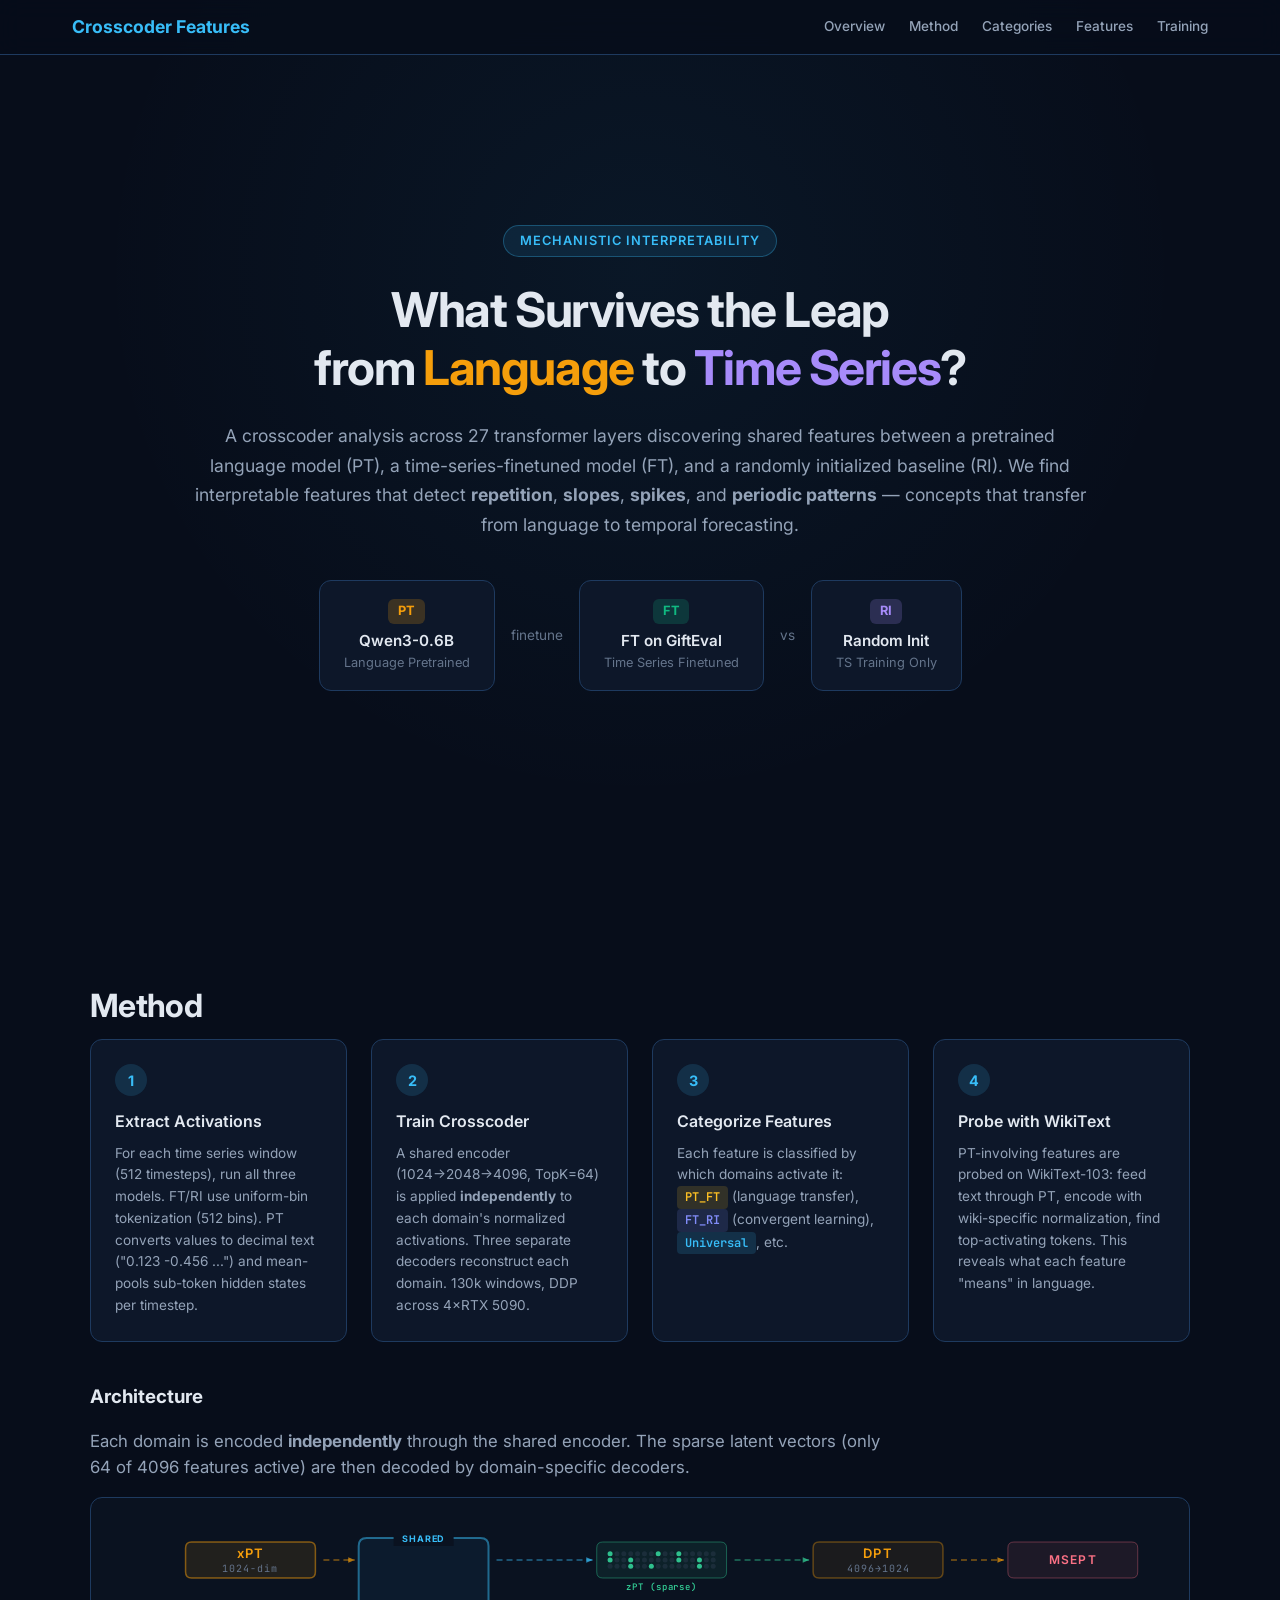
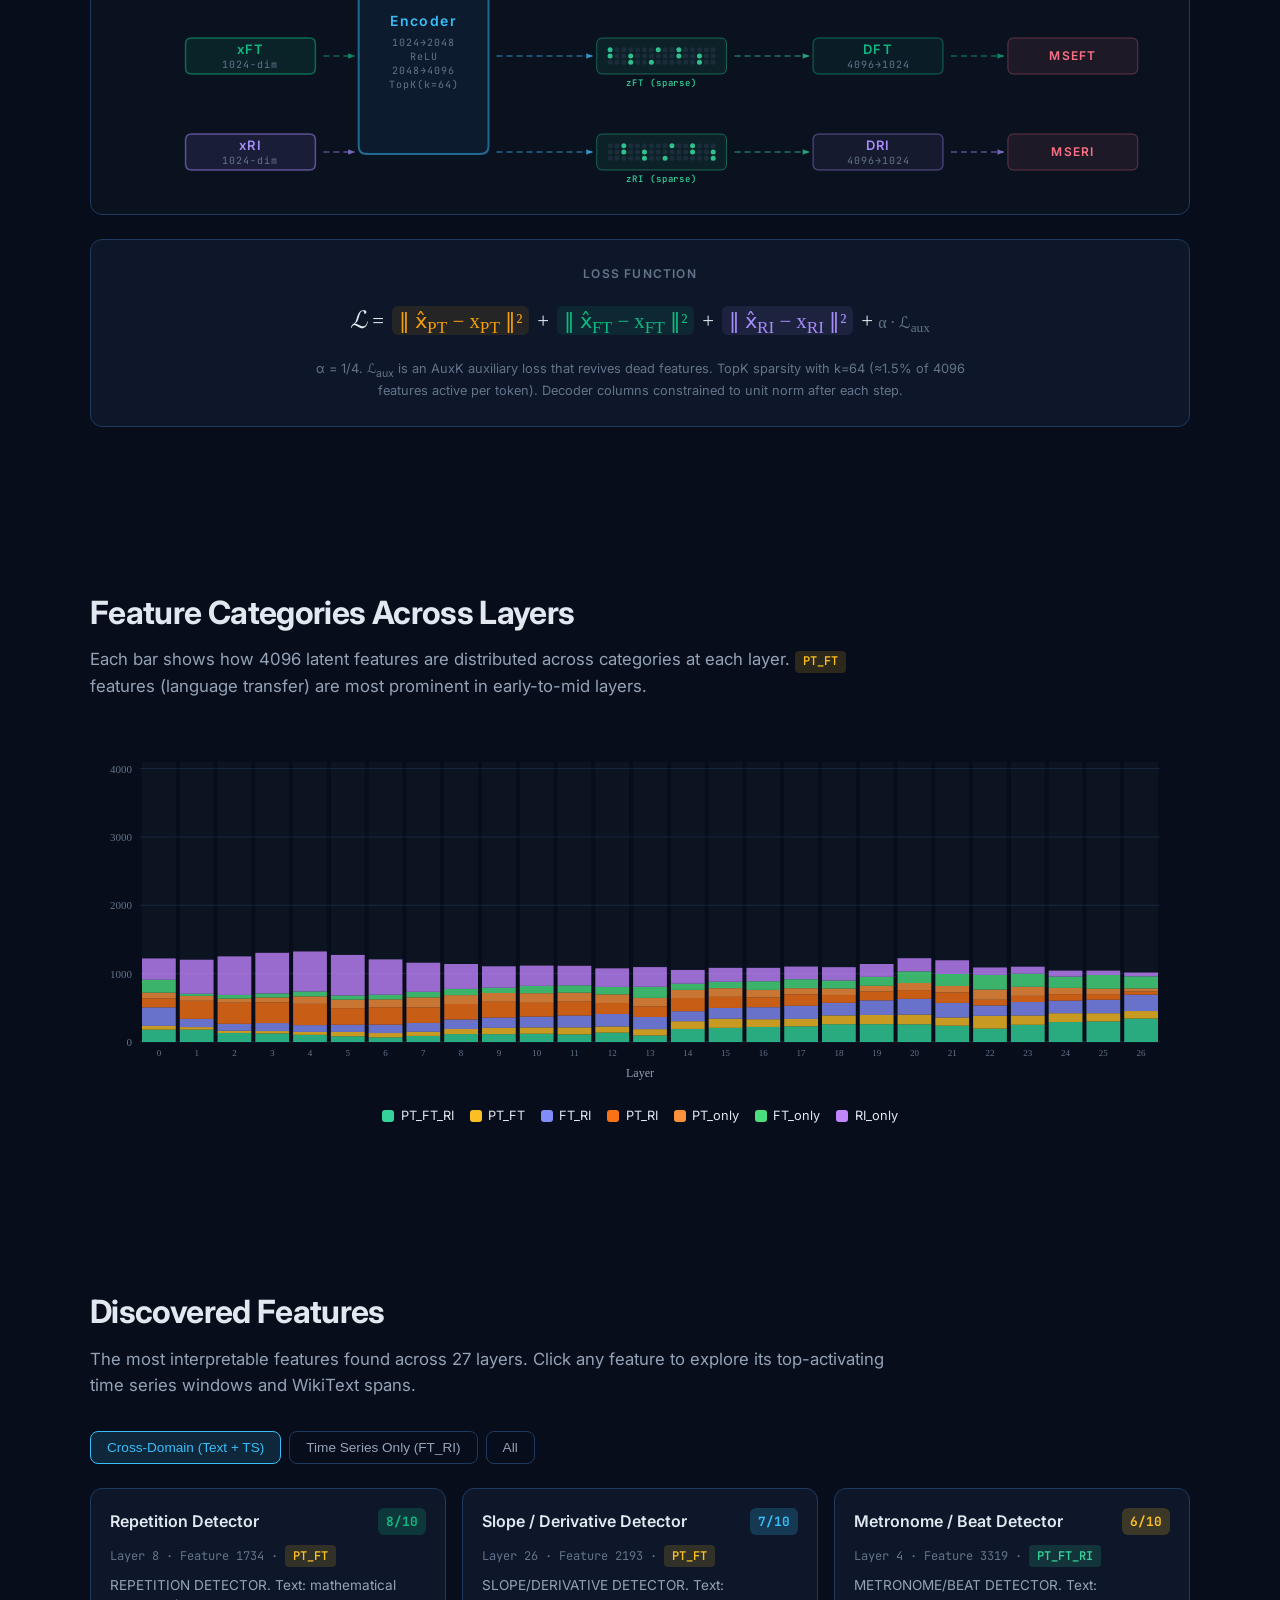
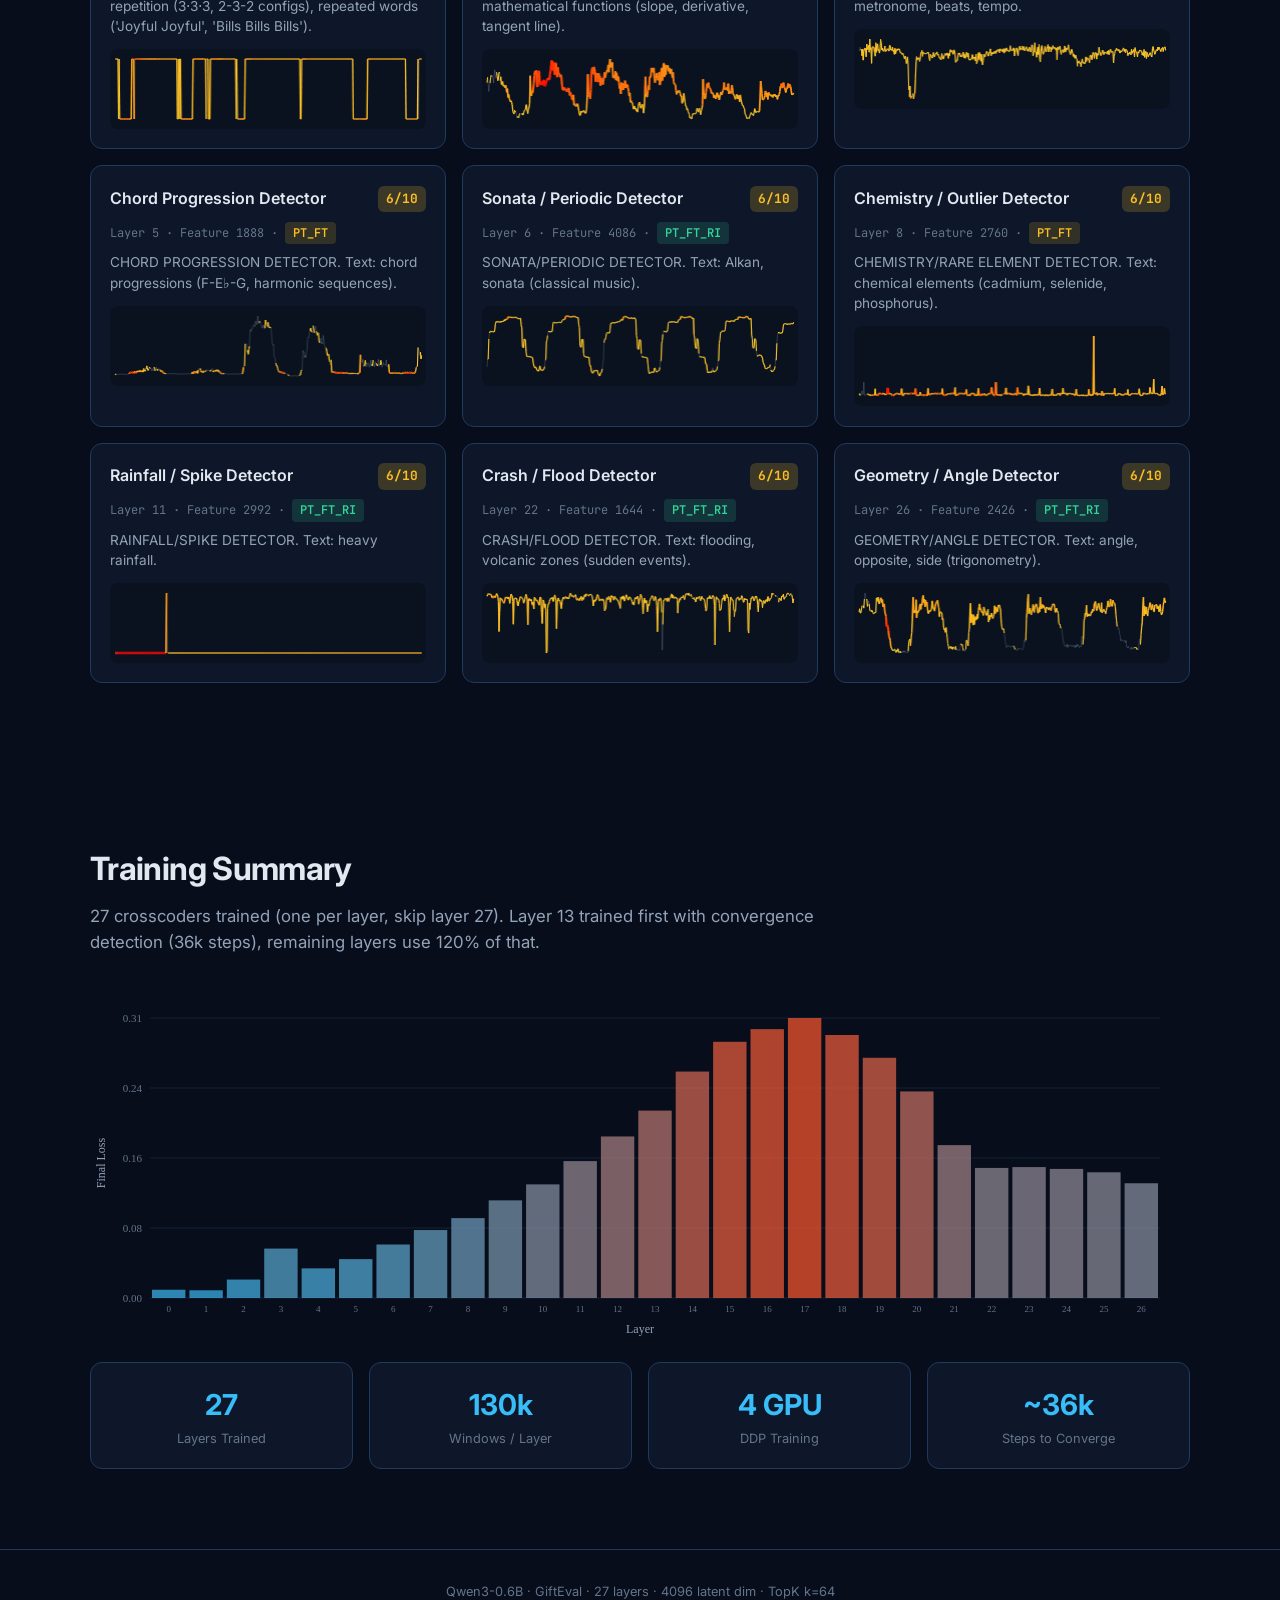
<file: docs/index.html>
<!DOCTYPE html>
<html lang="en">
<head>
  <meta charset="UTF-8">
  <meta name="viewport" content="width=device-width, initial-scale=1.0">
  <title>Feature Transfer from Language to Time Series</title>
  <link rel="preconnect" href="https://fonts.googleapis.com">
  <link href="https://fonts.googleapis.com/css2?family=Inter:wght@300;400;500;600;700&family=JetBrains+Mono:wght@400;500&display=swap" rel="stylesheet">
  <link rel="stylesheet" href="style.css">
</head>
<body>

<nav id="main-nav">
  <div class="nav-inner">
    <span class="nav-logo">Crosscoder Features</span>
    <div class="nav-links">
      <a href="#hero">Overview</a>
      <a href="#method">Method</a>
      <a href="#categories">Categories</a>
      <a href="#features">Features</a>
      <a href="#training">Training</a>
    </div>
  </div>
</nav>

<!-- HERO -->
<section id="hero">
  <div class="hero-content">
    <div class="hero-pill">Mechanistic Interpretability</div>
    <h1 class="hero-title">
      What Survives the Leap<br>
      from <span class="c-pt">Language</span> to <span class="c-ri">Time Series</span>?
    </h1>
    <p class="hero-sub">
      A crosscoder analysis across 27 transformer layers discovering shared features between
      a pretrained language model (PT), a time-series-finetuned model (FT), and a randomly initialized baseline (RI).
      We find interpretable features that detect <strong>repetition</strong>, <strong>slopes</strong>, <strong>spikes</strong>, and <strong>periodic patterns</strong>
      &mdash; concepts that transfer from language to temporal forecasting.
    </p>
    <div class="model-trio">
      <div class="model-card"><div class="mc-tag c-pt-bg">PT</div><div class="mc-name">Qwen3-0.6B</div><div class="mc-desc">Language Pretrained</div></div>
      <div class="model-arrow">finetune</div>
      <div class="model-card"><div class="mc-tag c-ft-bg">FT</div><div class="mc-name">FT on GiftEval</div><div class="mc-desc">Time Series Finetuned</div></div>
      <div class="model-vs">vs</div>
      <div class="model-card"><div class="mc-tag c-ri-bg">RI</div><div class="mc-name">Random Init</div><div class="mc-desc">TS Training Only</div></div>
    </div>
  </div>
</section>

<!-- METHOD -->
<section id="method">
  <div class="section-wrap">
    <h2>Method</h2>
    <div class="method-grid">
      <div class="method-step">
        <div class="step-num">1</div>
        <h3>Extract Activations</h3>
        <p>For each time series window (512 timesteps), run all three models. FT/RI use uniform-bin tokenization (512 bins). PT converts values to decimal text ("0.123 -0.456 ...") and mean-pools sub-token hidden states per timestep.</p>
      </div>
      <div class="method-step">
        <div class="step-num">2</div>
        <h3>Train Crosscoder</h3>
        <p>A shared encoder (1024&rarr;2048&rarr;4096, TopK=64) is applied <strong>independently</strong> to each domain's normalized activations. Three separate decoders reconstruct each domain. 130k windows, DDP across 4&times;RTX 5090.</p>
      </div>
      <div class="method-step">
        <div class="step-num">3</div>
        <h3>Categorize Features</h3>
        <p>Each feature is classified by which domains activate it: <span class="badge badge-ptft">PT_FT</span> (language transfer), <span class="badge badge-ftri">FT_RI</span> (convergent learning), <span class="badge badge-univ">Universal</span>, etc.</p>
      </div>
      <div class="method-step">
        <div class="step-num">4</div>
        <h3>Probe with WikiText</h3>
        <p>PT-involving features are probed on WikiText-103: feed text through PT, encode with wiki-specific normalization, find top-activating tokens. This reveals what each feature "means" in language.</p>
      </div>
    </div>

    <h3 style="margin-top:2rem;margin-bottom:1rem">Architecture</h3>
    <p class="section-lead" style="margin-bottom:1rem">Each domain is encoded <strong>independently</strong> through the shared encoder. The sparse latent vectors (only 64 of 4096 features active) are then decoded by domain-specific decoders.</p>
    <div class="arch-canvas-wrap">
      <canvas id="arch-canvas" width="900" height="300"></canvas>
    </div>

    <div class="loss-box">
      <div class="loss-title">Loss Function</div>
      <div class="loss-eq">
        <span class="loss-L">&#x2112;</span> =
        <span class="loss-term loss-pt">&#x2016; x&#x0302;<sub>PT</sub> &minus; x<sub>PT</sub> &#x2016;&sup2;</span> +
        <span class="loss-term loss-ft">&#x2016; x&#x0302;<sub>FT</sub> &minus; x<sub>FT</sub> &#x2016;&sup2;</span> +
        <span class="loss-term loss-ri">&#x2016; x&#x0302;<sub>RI</sub> &minus; x<sub>RI</sub> &#x2016;&sup2;</span> +
        <span class="loss-aux">&alpha; &middot; &#x2112;<sub>aux</sub></span>
      </div>
      <p class="loss-note">&alpha; = 1/4. &#x2112;<sub>aux</sub> is an AuxK auxiliary loss that revives dead features. TopK sparsity with k=64 (&asymp;1.5% of 4096 features active per token). Decoder columns constrained to unit norm after each step.</p>
    </div>
  </div>
</section>

<!-- CATEGORIES -->
<section id="categories">
  <div class="section-wrap">
    <h2>Feature Categories Across Layers</h2>
    <p class="section-lead">Each bar shows how 4096 latent features are distributed across categories at each layer. <span class="badge badge-ptft">PT_FT</span> features (language transfer) are most prominent in early-to-mid layers.</p>
    <div class="chart-container">
      <canvas id="category-chart" width="1000" height="350"></canvas>
    </div>
    <div class="category-legend" id="cat-legend"></div>
  </div>
</section>

<!-- TOP FEATURES -->
<section id="features">
  <div class="section-wrap">
    <h2>Discovered Features</h2>
    <p class="section-lead">The most interpretable features found across 27 layers. Click any feature to explore its top-activating time series windows and WikiText spans.</p>

    <div class="feature-tabs">
      <button class="tab-btn active" data-filter="cross">Cross-Domain (Text + TS)</button>
      <button class="tab-btn" data-filter="ts">Time Series Only (FT_RI)</button>
      <button class="tab-btn" data-filter="all">All</button>
    </div>

    <div id="feature-grid" class="feature-grid"></div>
  </div>
</section>

<!-- FEATURE DETAIL MODAL -->
<div id="feature-modal" class="modal hidden">
  <div class="modal-backdrop"></div>
  <div class="modal-content">
    <button class="modal-close">&times;</button>
    <div id="modal-body"></div>
  </div>
</div>

<!-- TRAINING -->
<section id="training">
  <div class="section-wrap">
    <h2>Training Summary</h2>
    <p class="section-lead">27 crosscoders trained (one per layer, skip layer 27). Layer 13 trained first with convergence detection (36k steps), remaining layers use 120% of that.</p>
    <div class="chart-container">
      <canvas id="training-chart" width="1000" height="350"></canvas>
    </div>
    <div class="training-stats">
      <div class="stat-card"><div class="stat-val">27</div><div class="stat-label">Layers Trained</div></div>
      <div class="stat-card"><div class="stat-val">130k</div><div class="stat-label">Windows / Layer</div></div>
      <div class="stat-card"><div class="stat-val">4 GPU</div><div class="stat-label">DDP Training</div></div>
      <div class="stat-card"><div class="stat-val">~36k</div><div class="stat-label">Steps to Converge</div></div>
    </div>
  </div>
</section>

<footer>
  <div class="footer-inner">
    <span>Qwen3-0.6B &middot; GiftEval &middot; 27 layers &middot; 4096 latent dim &middot; TopK k=64</span>
  </div>
</footer>

<script src="data.js"></script>
<script src="script.js"></script>
</body>
</html>
</file>
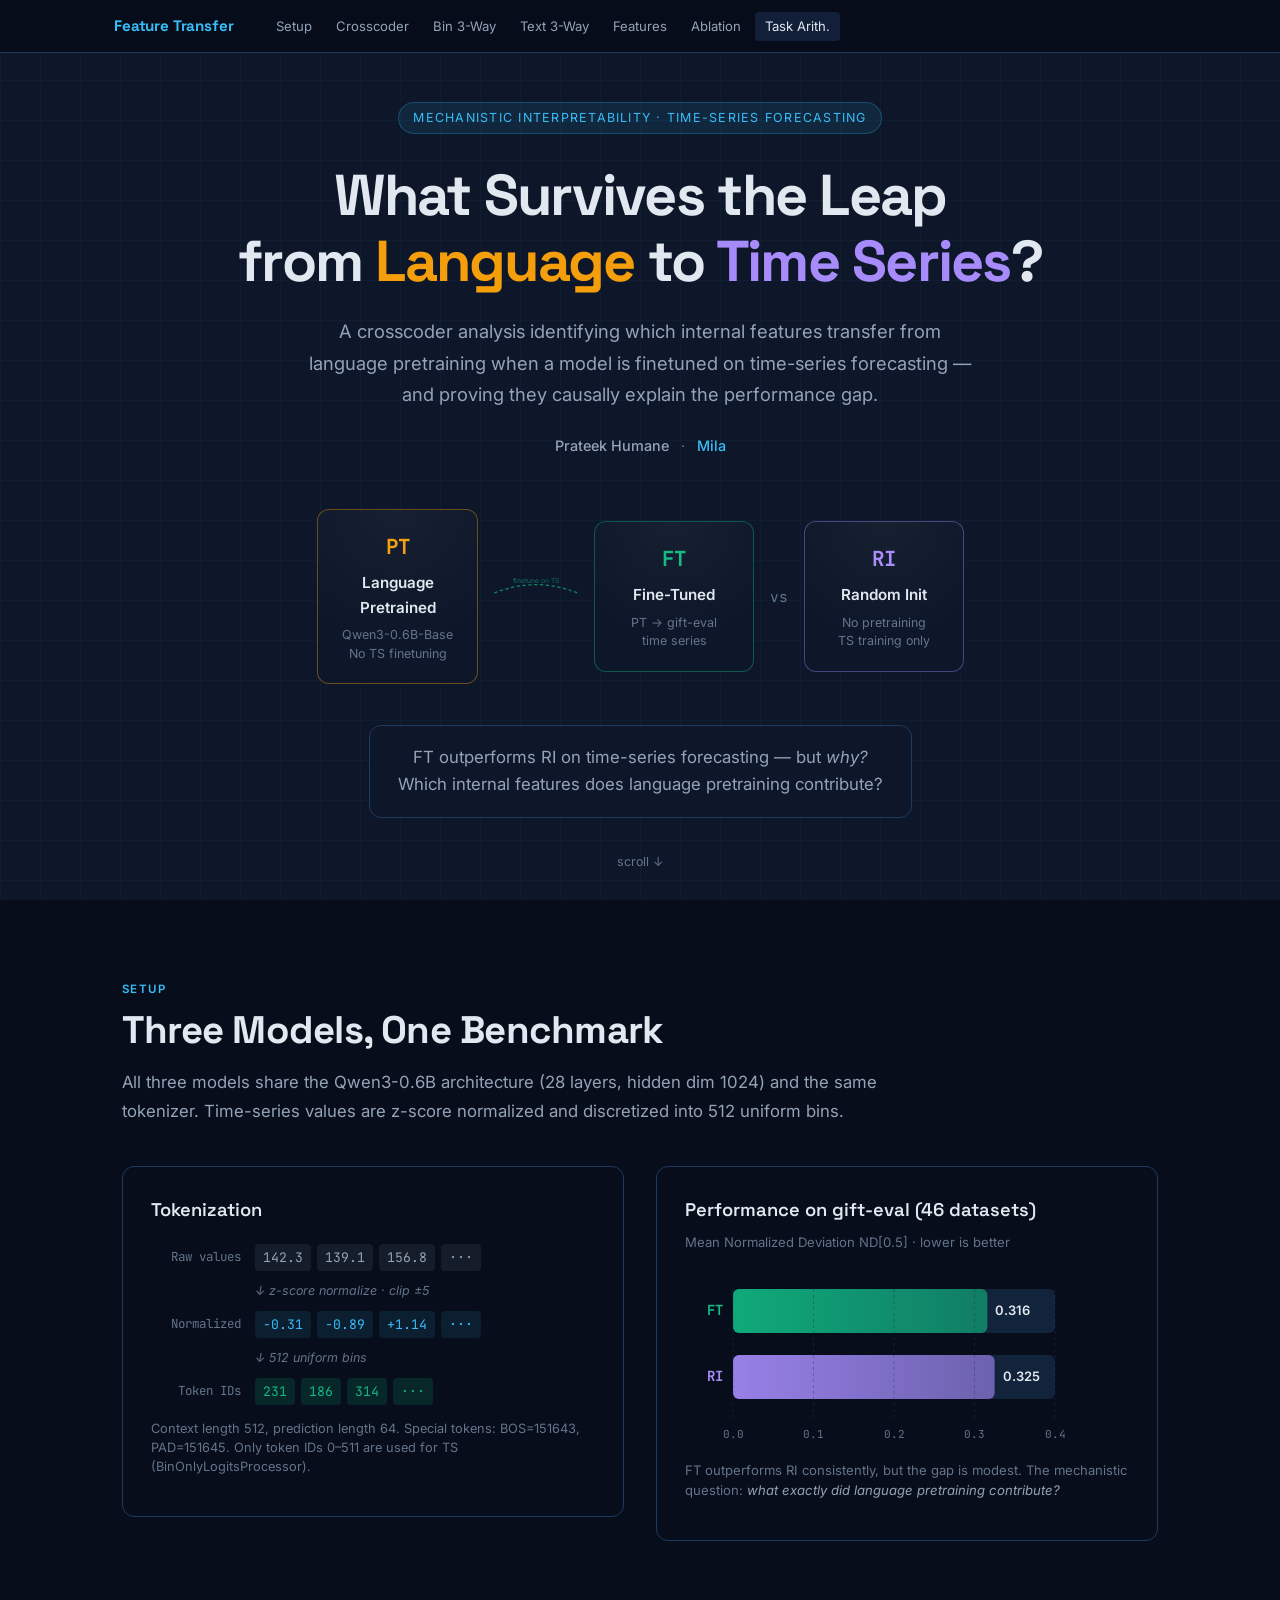
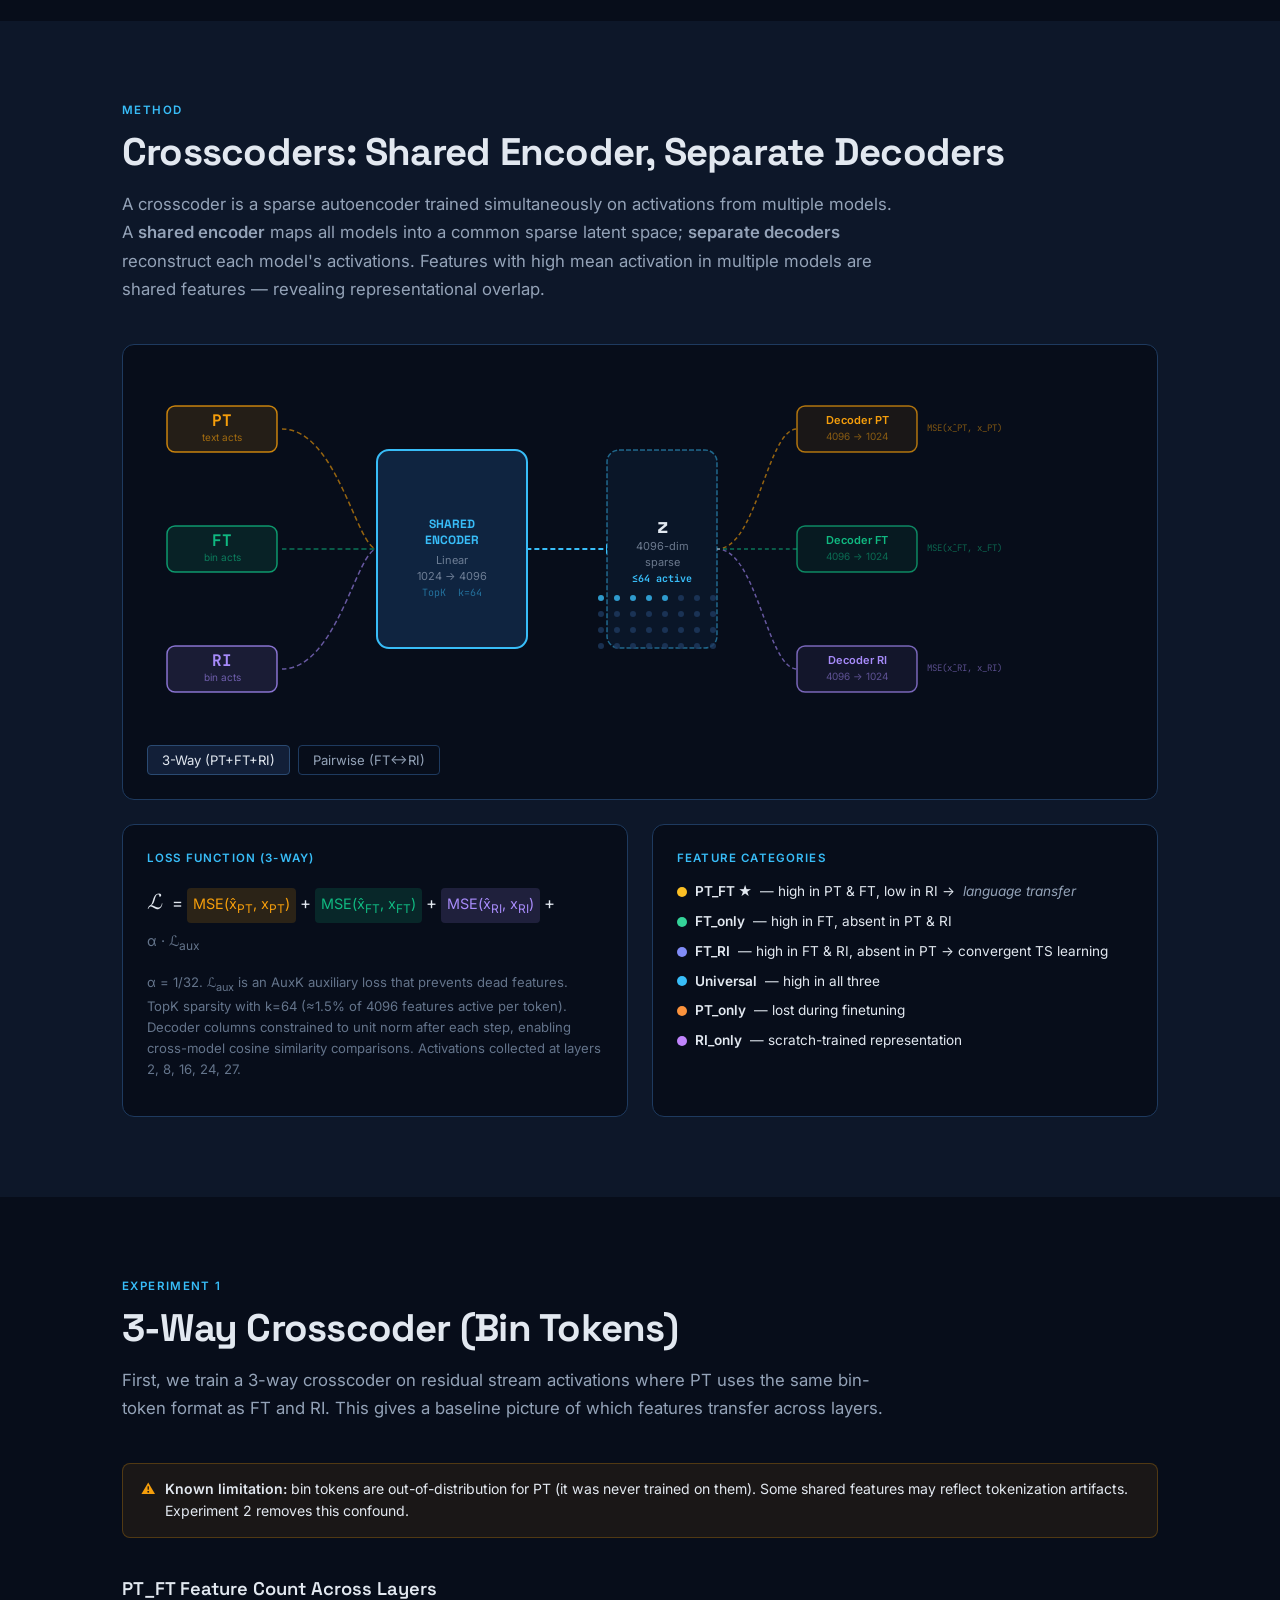
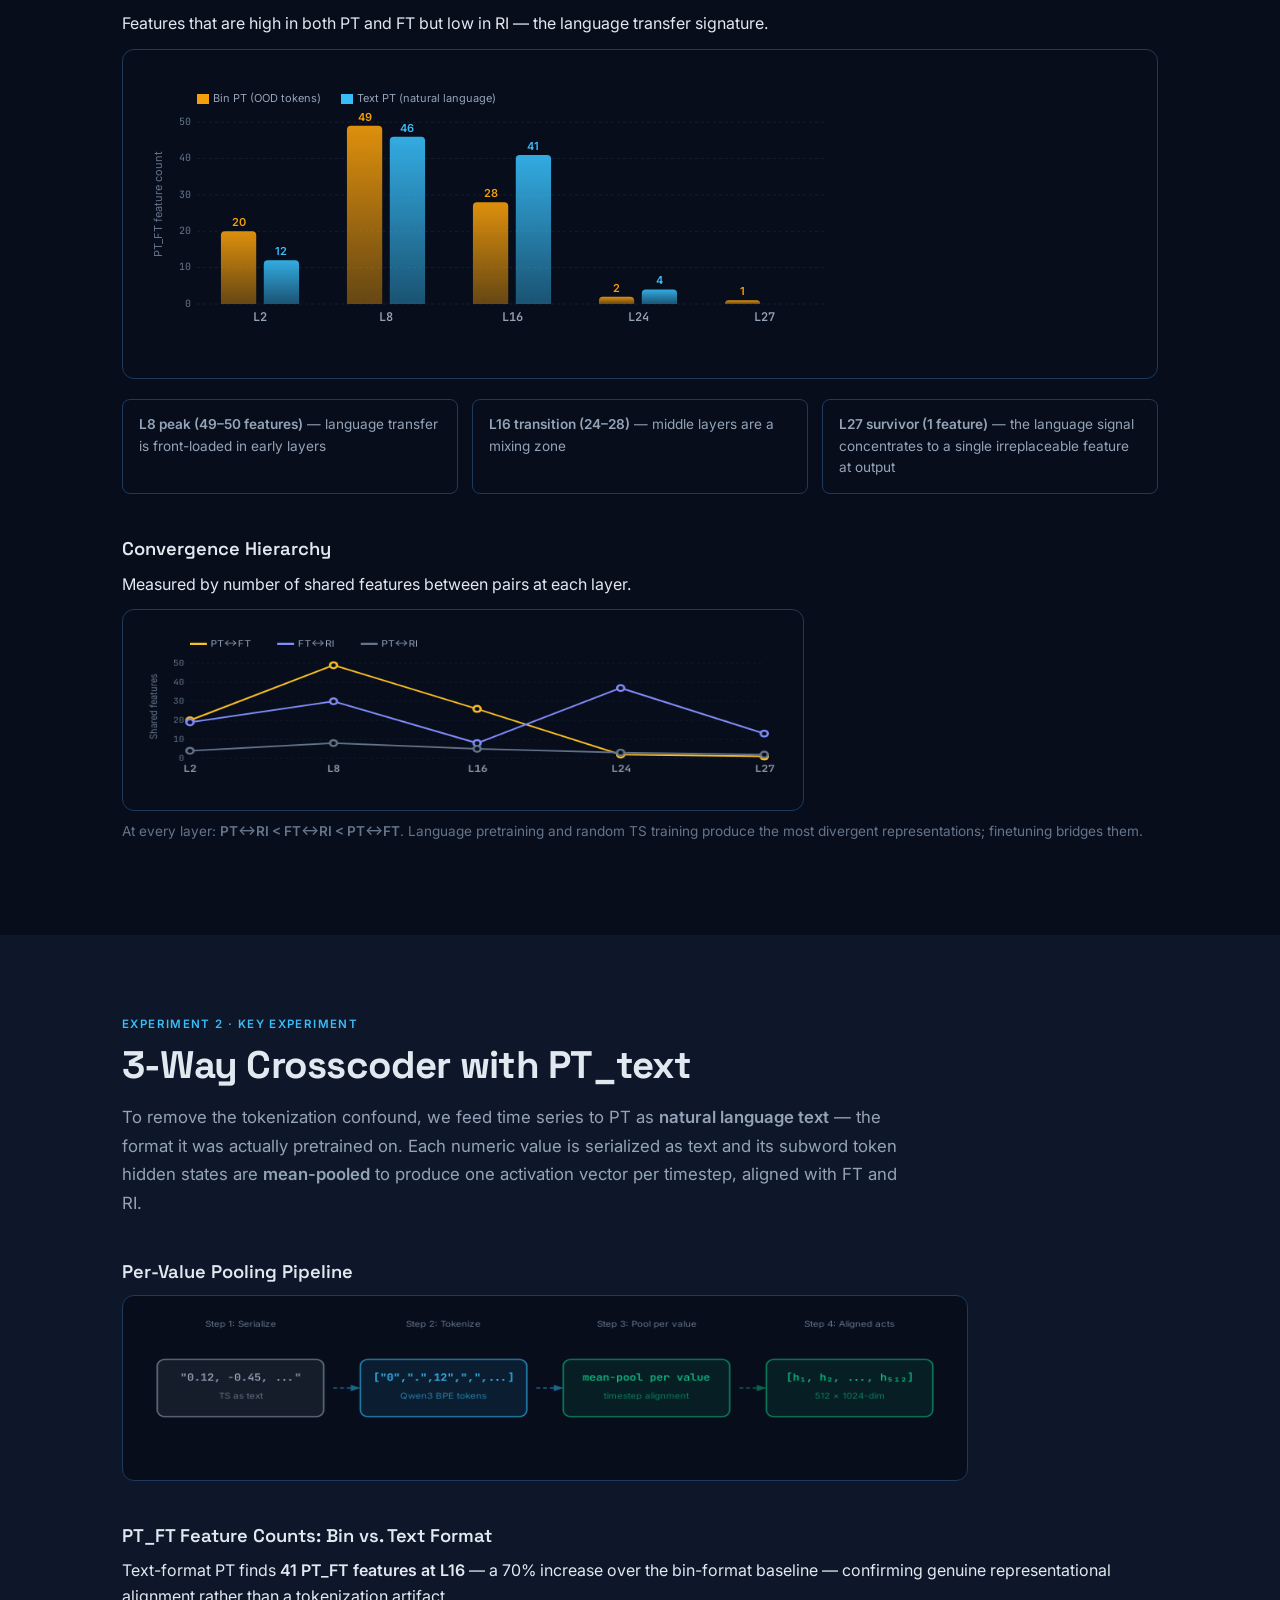
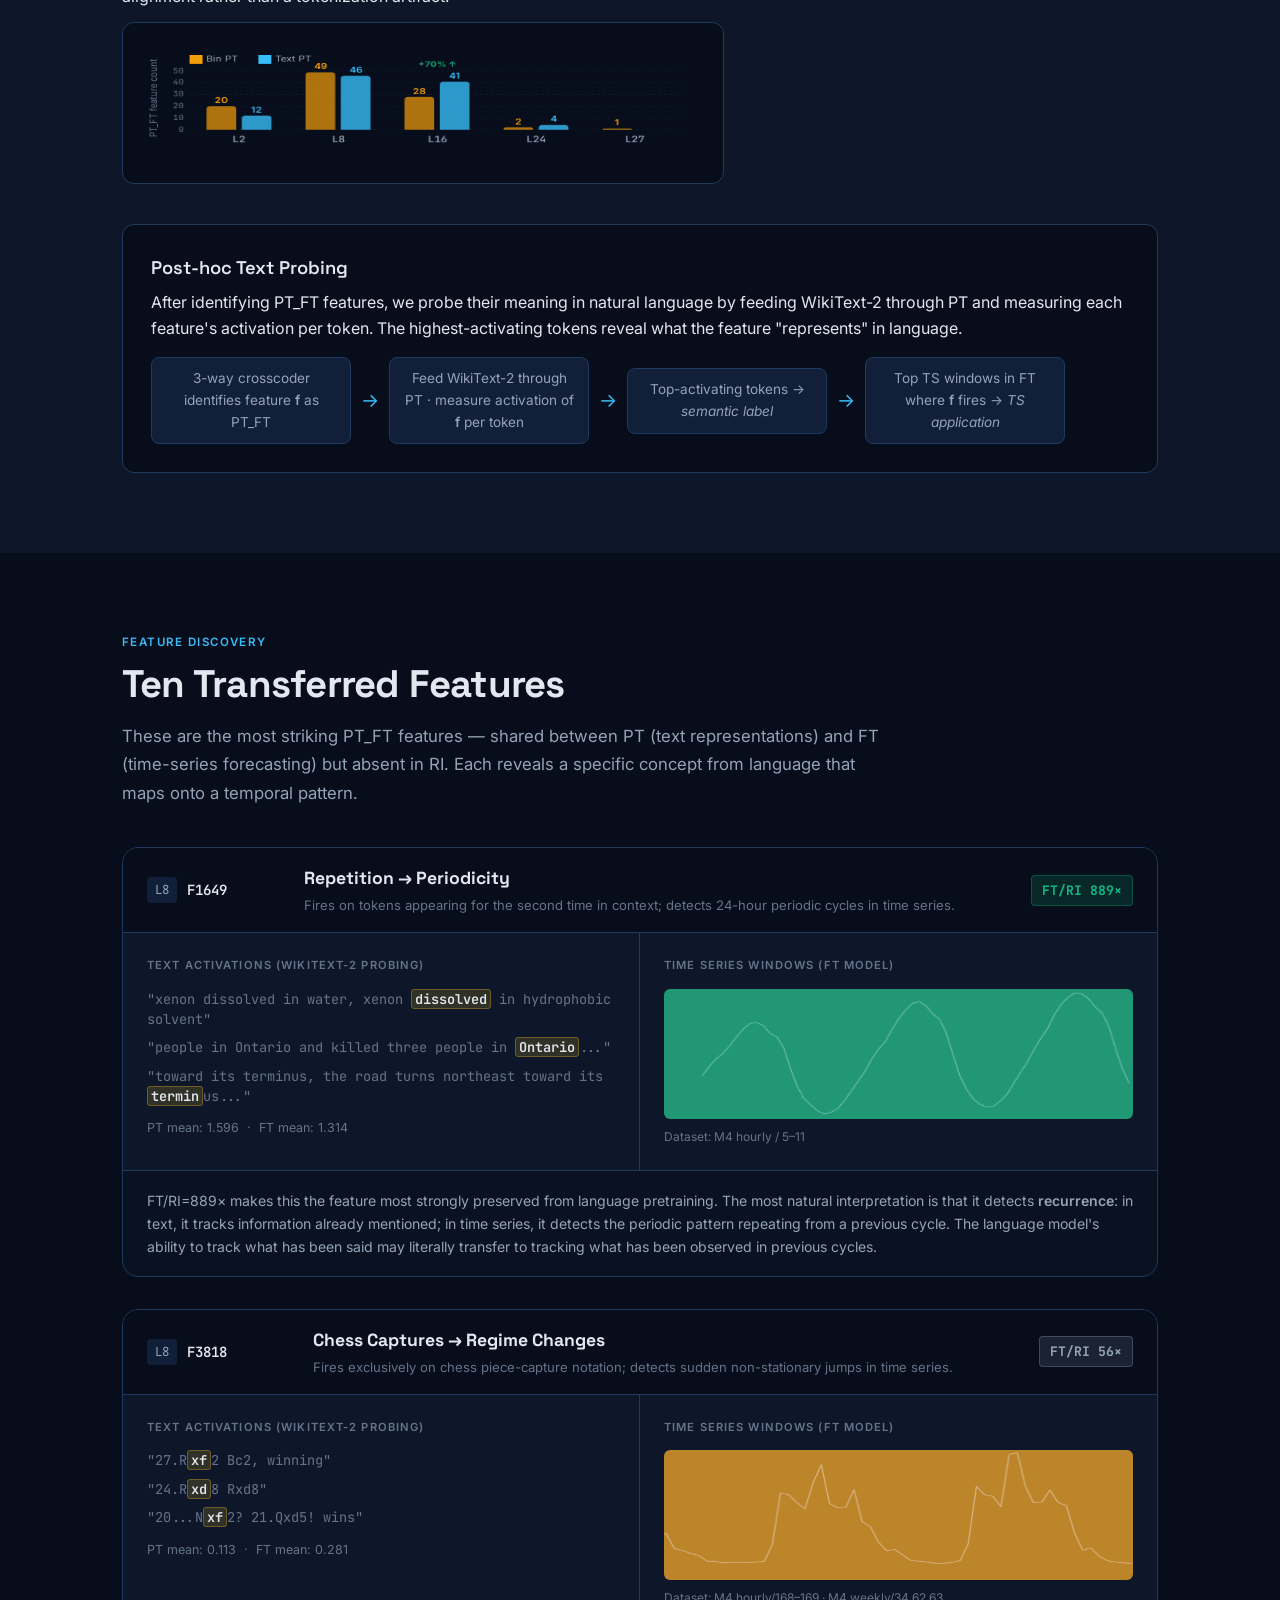
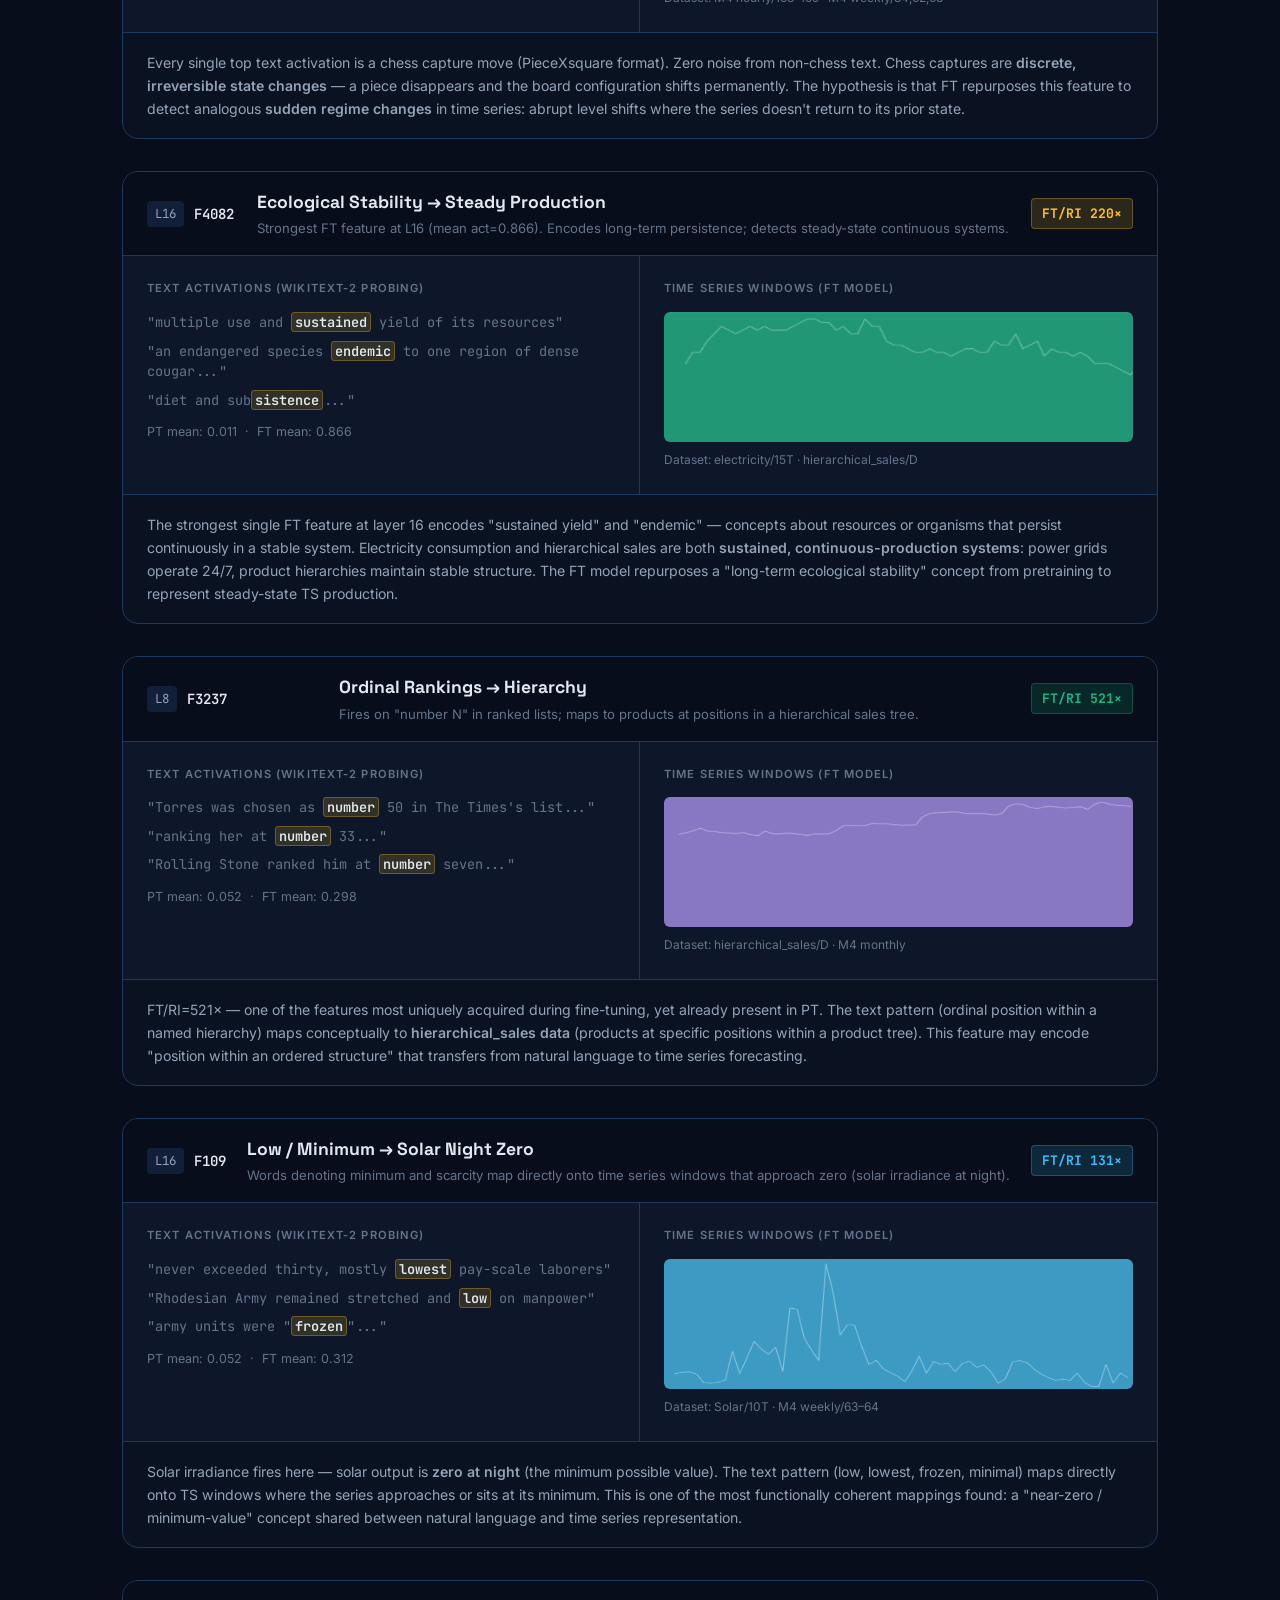
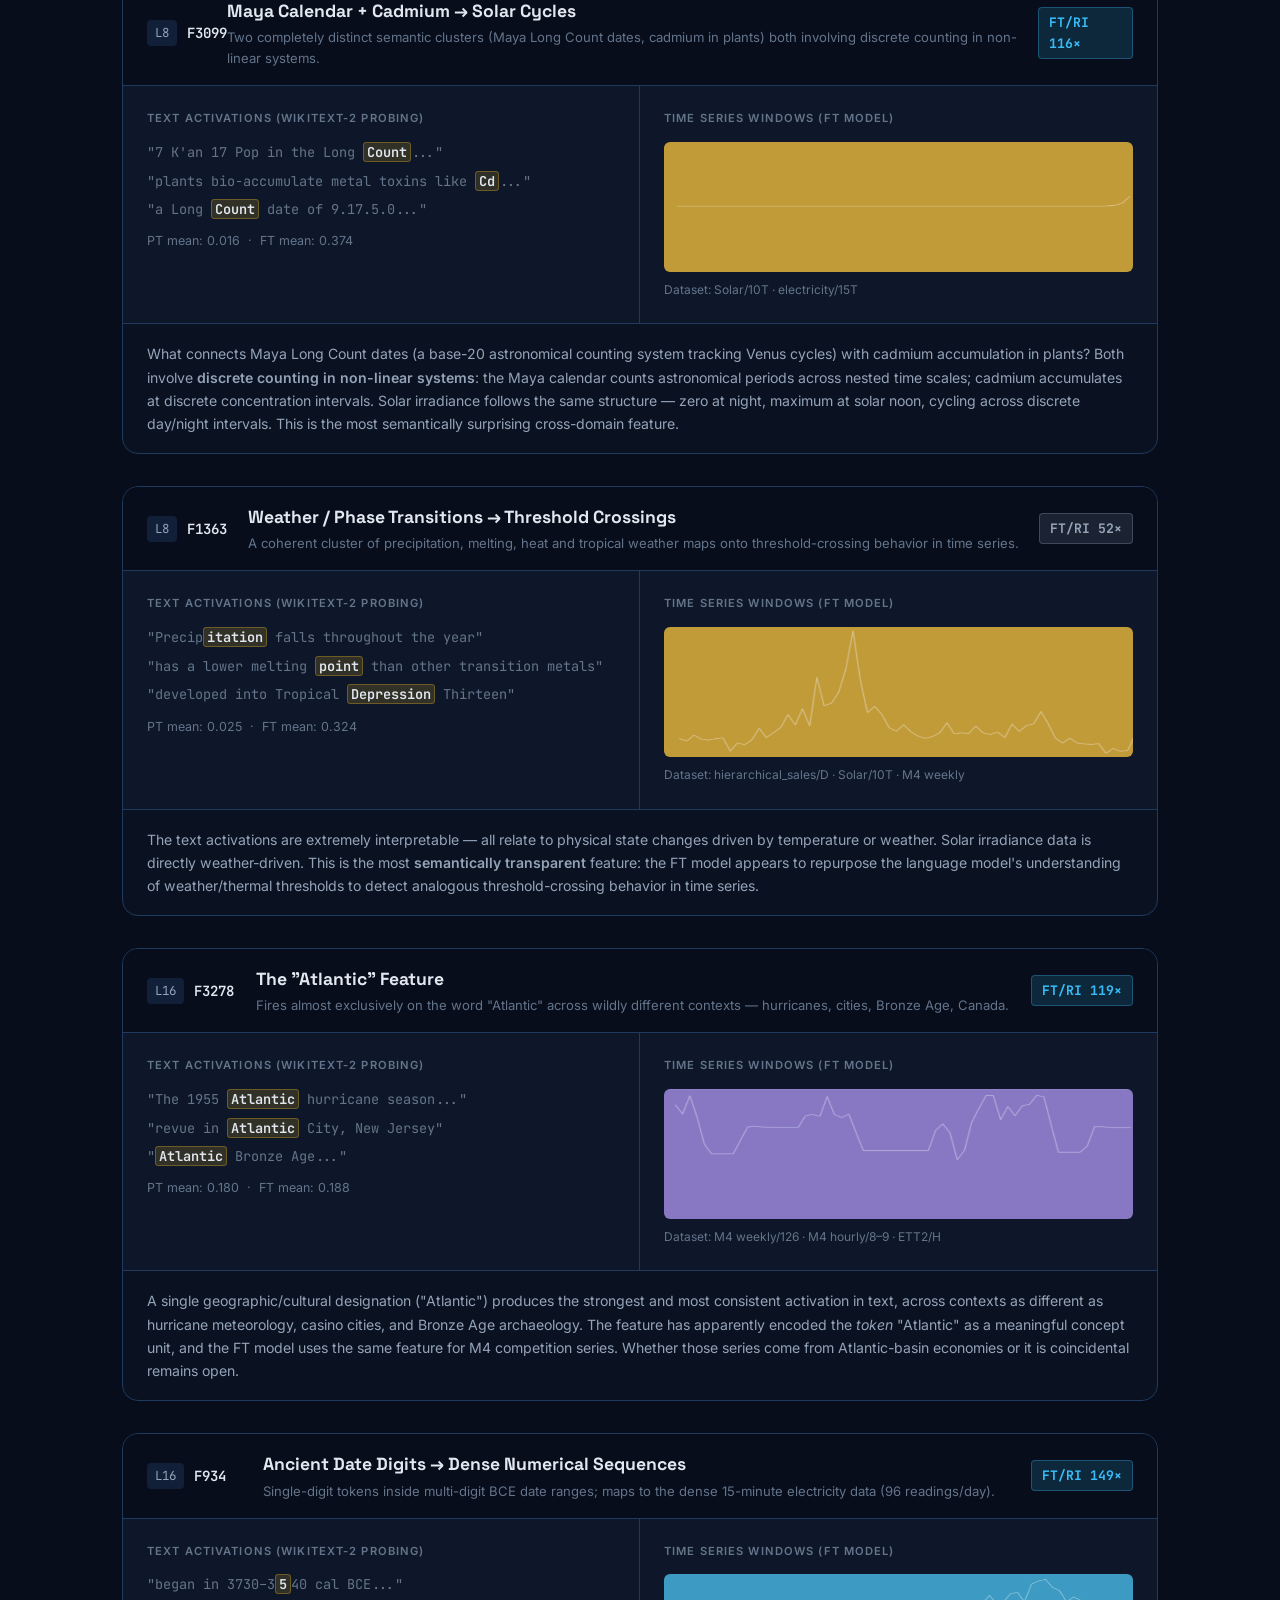
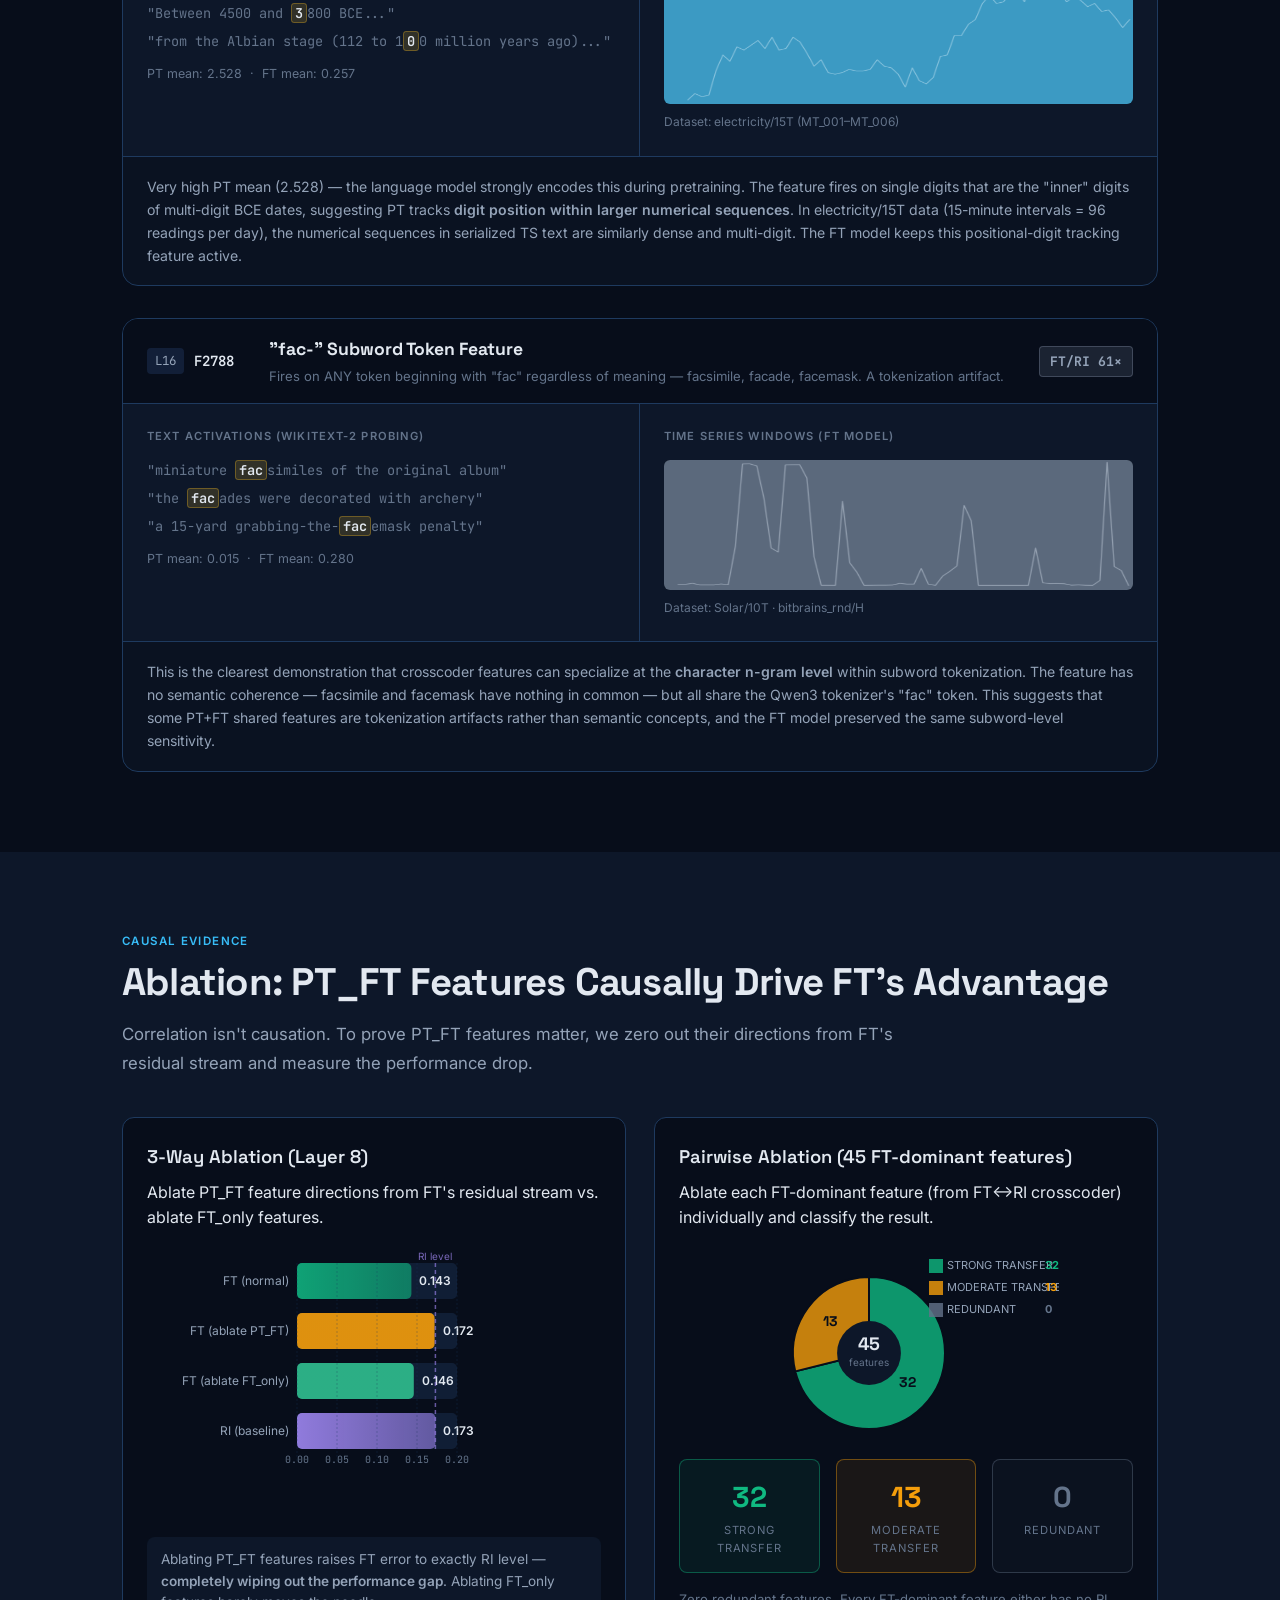
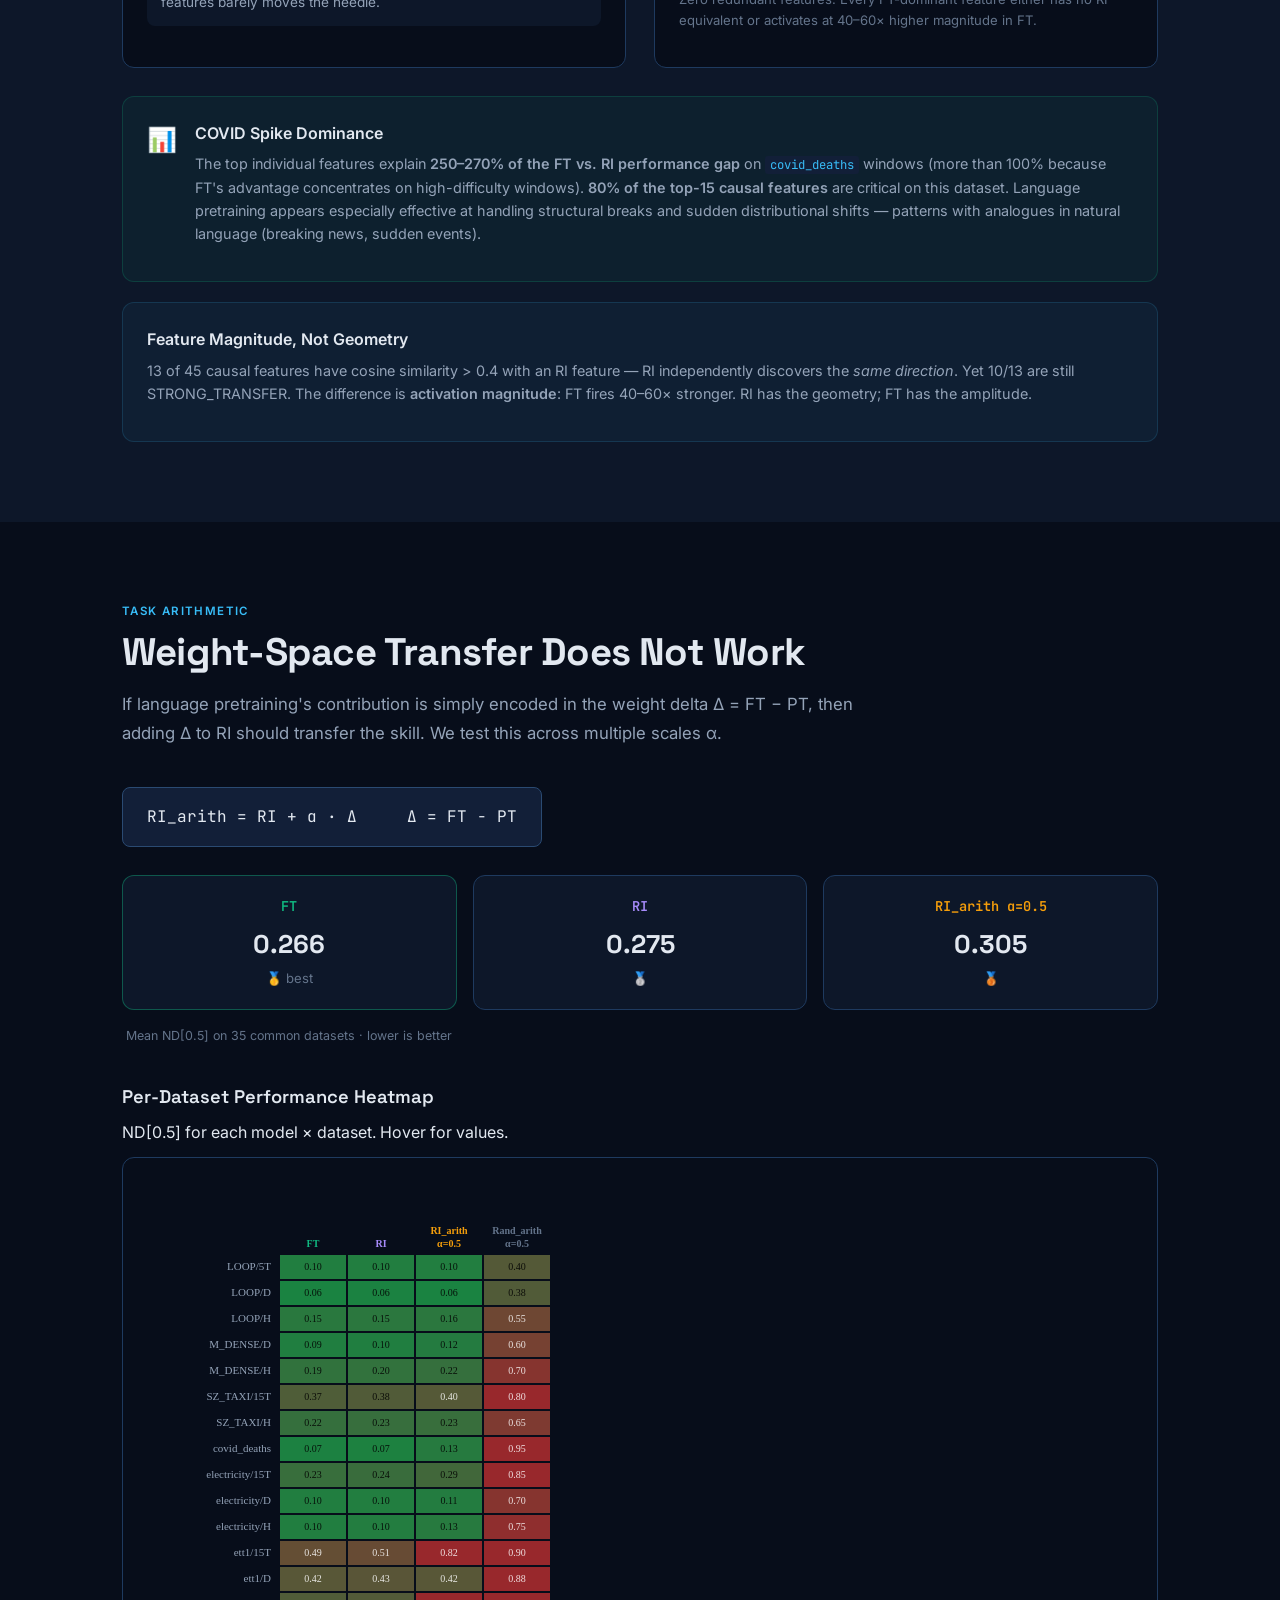
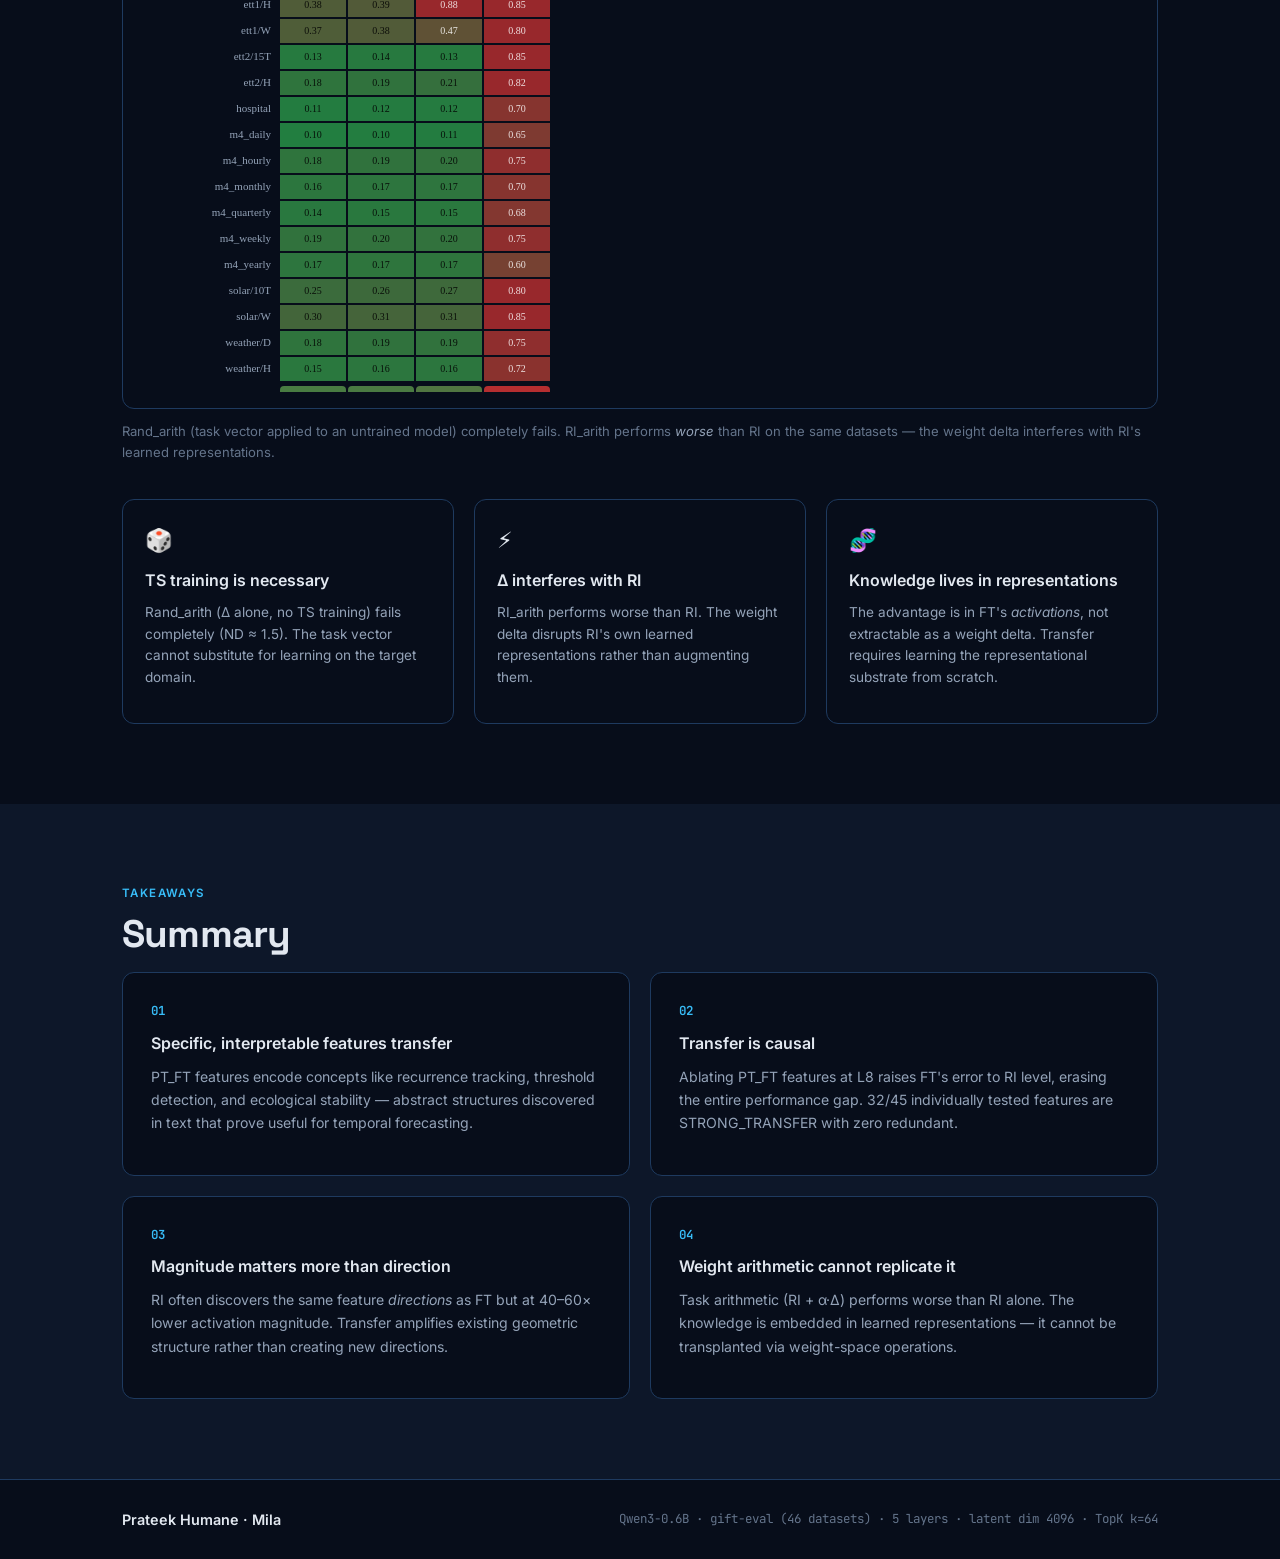
<file: website/index.html>
<!DOCTYPE html>
<html lang="en">
<head>
  <meta charset="UTF-8">
  <meta name="viewport" content="width=device-width, initial-scale=1.0">
  <title>Feature Transfer from Language to Time Series — Prateek Humane · Mila</title>
  <link rel="preconnect" href="https://fonts.googleapis.com">
  <link href="https://fonts.googleapis.com/css2?family=Inter:wght@300;400;500;600;700&family=Space+Grotesk:wght@400;500;600;700&family=JetBrains+Mono:wght@400;500&display=swap" rel="stylesheet">
  <link rel="stylesheet" href="style.css">
</head>
<body>

<nav id="main-nav">
  <div class="nav-inner">
    <span class="nav-logo">Feature Transfer</span>
    <div class="nav-links">
      <a href="#setup">Setup</a>
      <a href="#method">Crosscoder</a>
      <a href="#exp1">Bin 3-Way</a>
      <a href="#exp2">Text 3-Way</a>
      <a href="#features">Features</a>
      <a href="#ablation">Ablation</a>
      <a href="#task-arith">Task Arith.</a>
    </div>
  </div>
</nav>

<!-- ═══════════════════════════════════════════════════════════════ HERO -->
<section id="hero">
  <div class="hero-bg-grid"></div>
  <div class="hero-content">
    <div class="hero-pill">Mechanistic Interpretability · Time-Series Forecasting</div>
    <h1 class="hero-title">
      What Survives the Leap<br>
      from <span class="grad-pt">Language</span> to <span class="grad-ri">Time Series</span>?
    </h1>
    <p class="hero-sub">
      A crosscoder analysis identifying which internal features transfer from language pretraining
      when a model is finetuned on time-series forecasting — and proving they causally explain the performance gap.
    </p>
    <div class="hero-author">
      <span class="author-name">Prateek Humane</span>
      <span class="sep">·</span>
      <span class="institution">Mila</span>
    </div>

    <div class="model-trio">
      <div class="model-card pt anim-card" style="--delay:0ms">
        <div class="mc-tag" style="--c:#f59e0b">PT</div>
        <div class="mc-name">Language<br>Pretrained</div>
        <div class="mc-desc">Qwen3-0.6B-Base<br>No TS finetuning</div>
        <div class="mc-glow"></div>
      </div>
      <div class="model-connector">
        <svg viewBox="0 0 120 60" preserveAspectRatio="none">
          <path d="M10,30 Q60,10 110,30" stroke="#10b981" stroke-width="1.5" fill="none" stroke-dasharray="4,3" class="anim-dash"/>
          <text x="60" y="18" text-anchor="middle" font-size="8" fill="#10b981cc" font-family="Inter">finetune on TS</text>
        </svg>
      </div>
      <div class="model-card ft anim-card" style="--delay:150ms">
        <div class="mc-tag" style="--c:#10b981">FT</div>
        <div class="mc-name">Fine-Tuned</div>
        <div class="mc-desc">PT → gift-eval<br>time series</div>
        <div class="mc-glow"></div>
      </div>
      <div class="model-vs">vs</div>
      <div class="model-card ri anim-card" style="--delay:300ms">
        <div class="mc-tag" style="--c:#a78bfa">RI</div>
        <div class="mc-name">Random Init</div>
        <div class="mc-desc">No pretraining<br>TS training only</div>
        <div class="mc-glow"></div>
      </div>
    </div>

    <div class="hero-question">
      FT outperforms RI on time-series forecasting — but <em>why?</em><br>
      Which internal features does language pretraining contribute?
    </div>
  </div>
  <div class="scroll-nudge">scroll ↓</div>
</section>

<!-- ═══════════════════════════════════════════════════════════════ SETUP -->
<section id="setup">
  <div class="section-wrap">
    <div class="section-label">Setup</div>
    <h2>Three Models, One Benchmark</h2>
    <p class="section-lead">All three models share the Qwen3-0.6B architecture (28 layers, hidden dim 1024) and the same tokenizer. Time-series values are z-score normalized and discretized into 512 uniform bins.</p>

    <div class="setup-grid">
      <div class="setup-panel">
        <h3>Tokenization</h3>
        <div class="token-flow">
          <div class="tf-row">
            <span class="tf-label">Raw values</span>
            <div class="tf-vals raw">
              <span>142.3</span><span>139.1</span><span>156.8</span><span class="dim">···</span>
            </div>
          </div>
          <div class="tf-arrow">↓ z-score normalize · clip ±5</div>
          <div class="tf-row">
            <span class="tf-label">Normalized</span>
            <div class="tf-vals norm">
              <span>−0.31</span><span>−0.89</span><span>+1.14</span><span class="dim">···</span>
            </div>
          </div>
          <div class="tf-arrow">↓ 512 uniform bins</div>
          <div class="tf-row">
            <span class="tf-label">Token IDs</span>
            <div class="tf-vals tok">
              <span>231</span><span>186</span><span>314</span><span class="dim">···</span>
            </div>
          </div>
        </div>
        <p class="tf-note">Context length 512, prediction length 64. Special tokens: BOS=151643, PAD=151645. Only token IDs 0–511 are used for TS (BinOnlyLogitsProcessor).</p>
      </div>

      <div class="setup-panel">
        <h3>Performance on gift-eval (46 datasets)</h3>
        <p class="perf-sub">Mean Normalized Deviation ND[0.5] · lower is better</p>
        <canvas id="perf-chart" width="440" height="180"></canvas>
        <p class="perf-note">FT outperforms RI consistently, but the gap is modest. The mechanistic question: <em>what exactly did language pretraining contribute?</em></p>
      </div>
    </div>
  </div>
</section>

<!-- ═══════════════════════════════════════════════════════════════ METHOD -->
<section id="method">
  <div class="section-wrap">
    <div class="section-label">Method</div>
    <h2>Crosscoders: Shared Encoder, Separate Decoders</h2>
    <p class="section-lead">A crosscoder is a sparse autoencoder trained simultaneously on activations from multiple models. A <strong>shared encoder</strong> maps all models into a common sparse latent space; <strong>separate decoders</strong> reconstruct each model's activations. Features with high mean activation in multiple models are shared features — revealing representational overlap.</p>

    <div class="arch-wrap">
      <canvas id="arch-canvas" width="900" height="400"></canvas>
      <div class="arch-controls">
        <button class="arch-btn active" data-mode="3way">3-Way (PT+FT+RI)</button>
        <button class="arch-btn" data-mode="pairwise">Pairwise (FT↔RI)</button>
      </div>
    </div>

    <div class="method-bottom">
      <div class="loss-box">
        <div class="loss-title">Loss Function (3-way)</div>
        <div class="loss-eq">
          <span class="leq-L">ℒ</span> =
          <span class="leq-term pt">MSE(x̂<sub>PT</sub>, x<sub>PT</sub>)</span> +
          <span class="leq-term ft">MSE(x̂<sub>FT</sub>, x<sub>FT</sub>)</span> +
          <span class="leq-term ri">MSE(x̂<sub>RI</sub>, x<sub>RI</sub>)</span> +
          <span class="leq-aux">α · ℒ<sub>aux</sub></span>
        </div>
        <p class="loss-note">α = 1/32. ℒ<sub>aux</sub> is an AuxK auxiliary loss that prevents dead features. TopK sparsity with k=64 (≈1.5% of 4096 features active per token). Decoder columns constrained to unit norm after each step, enabling cross-model cosine similarity comparisons. Activations collected at layers 2, 8, 16, 24, 27.</p>
      </div>

      <div class="cats-box">
        <div class="cats-title">Feature Categories</div>
        <div class="cats-list">
          <div class="cat-row ptft"><span class="cat-dot"></span><strong>PT_FT ★</strong> — high in PT &amp; FT, low in RI → <em>language transfer</em></div>
          <div class="cat-row ftonly"><span class="cat-dot"></span><strong>FT_only</strong> — high in FT, absent in PT &amp; RI</div>
          <div class="cat-row ftri"><span class="cat-dot"></span><strong>FT_RI</strong> — high in FT &amp; RI, absent in PT → convergent TS learning</div>
          <div class="cat-row univ"><span class="cat-dot"></span><strong>Universal</strong> — high in all three</div>
          <div class="cat-row ptonly"><span class="cat-dot"></span><strong>PT_only</strong> — lost during finetuning</div>
          <div class="cat-row rionly"><span class="cat-dot"></span><strong>RI_only</strong> — scratch-trained representation</div>
        </div>
      </div>
    </div>
  </div>
</section>

<!-- ═══════════════════════════════════════════════════════════════ EXP 1 -->
<section id="exp1">
  <div class="section-wrap">
    <div class="section-label">Experiment 1</div>
    <h2>3-Way Crosscoder (Bin Tokens)</h2>
    <p class="section-lead">First, we train a 3-way crosscoder on residual stream activations where PT uses the same bin-token format as FT and RI. This gives a baseline picture of which features transfer across layers.</p>

    <div class="exp1-warn">
      <span class="warn-icon">⚠</span>
      <span><strong>Known limitation:</strong> bin tokens are out-of-distribution for PT (it was never trained on them). Some shared features may reflect tokenization artifacts. Experiment 2 removes this confound.</span>
    </div>

    <div class="layer-section">
      <h3>PT_FT Feature Count Across Layers</h3>
      <p>Features that are high in both PT and FT but low in RI — the language transfer signature.</p>
      <div class="layer-chart-wrap">
        <canvas id="layer-chart" width="700" height="280"></canvas>
      </div>
      <div class="layer-insights">
        <div class="li-card"><strong>L8 peak (49–50 features)</strong> — language transfer is front-loaded in early layers</div>
        <div class="li-card"><strong>L16 transition (24–28)</strong> — middle layers are a mixing zone</div>
        <div class="li-card"><strong>L27 survivor (1 feature)</strong> — the language signal concentrates to a single irreplaceable feature at output</div>
      </div>
    </div>

    <div class="convergence-section">
      <h3>Convergence Hierarchy</h3>
      <p>Measured by number of shared features between pairs at each layer.</p>
      <canvas id="convergence-chart" width="700" height="220"></canvas>
      <p class="conv-note">At every layer: <strong>PT↔RI &lt; FT↔RI &lt; PT↔FT</strong>. Language pretraining and random TS training produce the most divergent representations; finetuning bridges them.</p>
    </div>
  </div>
</section>

<!-- ═══════════════════════════════════════════════════════════════ EXP 2 -->
<section id="exp2">
  <div class="section-wrap">
    <div class="section-label">Experiment 2 · Key Experiment</div>
    <h2>3-Way Crosscoder with PT_text</h2>
    <p class="section-lead">To remove the tokenization confound, we feed time series to PT as <strong>natural language text</strong> — the format it was actually pretrained on. Each numeric value is serialized as text and its subword token hidden states are <strong>mean-pooled</strong> to produce one activation vector per timestep, aligned with FT and RI.</p>

    <div class="pooling-wrap">
      <h3>Per-Value Pooling Pipeline</h3>
      <canvas id="pooling-canvas" width="860" height="200"></canvas>
    </div>

    <div class="bin-text-wrap">
      <h3>PT_FT Feature Counts: Bin vs. Text Format</h3>
      <p>Text-format PT finds <strong>41 PT_FT features at L16</strong> — a 70% increase over the bin-format baseline — confirming genuine representational alignment rather than a tokenization artifact.</p>
      <canvas id="bin-text-chart" width="700" height="260"></canvas>
    </div>

    <div class="probing-wrap">
      <h3>Post-hoc Text Probing</h3>
      <p>After identifying PT_FT features, we probe their meaning in natural language by feeding WikiText-2 through PT and measuring each feature's activation per token. The highest-activating tokens reveal what the feature "represents" in language.</p>
      <div class="probing-chain">
        <div class="pc-step">3-way crosscoder identifies feature <strong>f</strong> as PT_FT</div>
        <div class="pc-arrow">→</div>
        <div class="pc-step">Feed WikiText-2 through PT · measure activation of <strong>f</strong> per token</div>
        <div class="pc-arrow">→</div>
        <div class="pc-step">Top-activating tokens → <em>semantic label</em></div>
        <div class="pc-arrow">→</div>
        <div class="pc-step">Top TS windows in FT where <strong>f</strong> fires → <em>TS application</em></div>
      </div>
    </div>
  </div>
</section>

<!-- ═══════════════════════════════════════════════════════════════ FEATURES -->
<section id="features">
  <div class="section-wrap">
    <div class="section-label">Feature Discovery</div>
    <h2>Ten Transferred Features</h2>
    <p class="section-lead">These are the most striking PT_FT features — shared between PT (text representations) and FT (time-series forecasting) but absent in RI. Each reveals a specific concept from language that maps onto a temporal pattern.</p>
    <div id="features-grid" class="features-grid">
      <!-- rendered by JS -->
    </div>
  </div>
</section>

<!-- ═══════════════════════════════════════════════════════════════ ABLATION -->
<section id="ablation">
  <div class="section-wrap">
    <div class="section-label">Causal Evidence</div>
    <h2>Ablation: PT_FT Features Causally Drive FT's Advantage</h2>
    <p class="section-lead">Correlation isn't causation. To prove PT_FT features matter, we zero out their directions from FT's residual stream and measure the performance drop.</p>

    <div class="ablation-grid">
      <div class="abl-panel">
        <h3>3-Way Ablation (Layer 8)</h3>
        <p>Ablate PT_FT feature directions from FT's residual stream vs. ablate FT_only features.</p>
        <canvas id="abl-3way-chart" width="380" height="280"></canvas>
        <div class="abl-insight">
          Ablating PT_FT features raises FT error to exactly RI level — <strong>completely wiping out the performance gap</strong>. Ablating FT_only features barely moves the needle.
        </div>
      </div>

      <div class="abl-panel">
        <h3>Pairwise Ablation (45 FT-dominant features)</h3>
        <p>Ablate each FT-dominant feature (from FT↔RI crosscoder) individually and classify the result.</p>
        <canvas id="abl-pie-chart" width="380" height="200"></canvas>
        <div class="abl-counts">
          <div class="ac-item strong"><span class="ac-n">32</span><span class="ac-l">STRONG<br>TRANSFER</span></div>
          <div class="ac-item moderate"><span class="ac-n">13</span><span class="ac-l">MODERATE<br>TRANSFER</span></div>
          <div class="ac-item redundant"><span class="ac-n">0</span><span class="ac-l">REDUNDANT</span></div>
        </div>
        <p class="abl-note">Zero redundant features. Every FT-dominant feature either has no RI equivalent or activates at 40–60× higher magnitude in FT.</p>
      </div>
    </div>

    <div class="covid-banner">
      <div class="covid-icon">📊</div>
      <div>
        <h4>COVID Spike Dominance</h4>
        <p>The top individual features explain <strong>250–270% of the FT vs. RI performance gap</strong> on <code>covid_deaths</code> windows (more than 100% because FT's advantage concentrates on high-difficulty windows). <strong>80% of the top-15 causal features</strong> are critical on this dataset. Language pretraining appears especially effective at handling structural breaks and sudden distributional shifts — patterns with analogues in natural language (breaking news, sudden events).</p>
      </div>
    </div>

    <div class="geometry-banner">
      <h4>Feature Magnitude, Not Geometry</h4>
      <p>13 of 45 causal features have cosine similarity > 0.4 with an RI feature — RI independently discovers the <em>same direction</em>. Yet 10/13 are still STRONG_TRANSFER. The difference is <strong>activation magnitude</strong>: FT fires 40–60× stronger. RI has the geometry; FT has the amplitude.</p>
    </div>
  </div>
</section>

<!-- ═══════════════════════════════════════════════════════════════ TASK ARITH -->
<section id="task-arith">
  <div class="section-wrap">
    <div class="section-label">Task Arithmetic</div>
    <h2>Weight-Space Transfer Does Not Work</h2>
    <p class="section-lead">If language pretraining's contribution is simply encoded in the weight delta Δ = FT − PT, then adding Δ to RI should transfer the skill. We test this across multiple scales α.</p>

    <div class="ta-eq-box">
      <div class="ta-eq">RI_arith = RI + α · Δ &nbsp;&nbsp;&nbsp; Δ = FT − PT</div>
    </div>

    <div class="ta-scoreboard">
      <div class="ta-score-item best"><div class="ta-smodel ft-c">FT</div><div class="ta-sval">0.266</div><div class="ta-slabel">🥇 best</div></div>
      <div class="ta-score-item mid"><div class="ta-smodel ri-c">RI</div><div class="ta-sval">0.275</div><div class="ta-slabel">🥈</div></div>
      <div class="ta-score-item low"><div class="ta-smodel arith-c">RI_arith α=0.5</div><div class="ta-sval">0.305</div><div class="ta-slabel">🥉</div></div>
      <div class="ta-score-meta">Mean ND[0.5] on 35 common datasets · lower is better</div>
    </div>

    <div class="ta-heatmap-section">
      <h3>Per-Dataset Performance Heatmap</h3>
      <p>ND[0.5] for each model × dataset. Hover for values.</p>
      <div id="ta-heatmap" class="ta-heatmap-wrap">
        <!-- rendered by JS -->
      </div>
      <p class="heatmap-note">Rand_arith (task vector applied to an untrained model) completely fails. RI_arith performs <em>worse</em> than RI on the same datasets — the weight delta interferes with RI's learned representations.</p>
    </div>

    <div class="ta-insights">
      <div class="tai-card">
        <div class="tai-icon">🎲</div>
        <h4>TS training is necessary</h4>
        <p>Rand_arith (Δ alone, no TS training) fails completely (ND ≈ 1.5). The task vector cannot substitute for learning on the target domain.</p>
      </div>
      <div class="tai-card">
        <div class="tai-icon">⚡</div>
        <h4>Δ interferes with RI</h4>
        <p>RI_arith performs worse than RI. The weight delta disrupts RI's own learned representations rather than augmenting them.</p>
      </div>
      <div class="tai-card">
        <div class="tai-icon">🧬</div>
        <h4>Knowledge lives in representations</h4>
        <p>The advantage is in FT's <em>activations</em>, not extractable as a weight delta. Transfer requires learning the representational substrate from scratch.</p>
      </div>
    </div>
  </div>
</section>

<!-- ═══════════════════════════════════════════════════════════════ SUMMARY -->
<section id="summary">
  <div class="section-wrap">
    <div class="section-label">Takeaways</div>
    <h2>Summary</h2>
    <div class="sum-grid">
      <div class="sum-card">
        <div class="sum-n">01</div>
        <h4>Specific, interpretable features transfer</h4>
        <p>PT_FT features encode concepts like recurrence tracking, threshold detection, and ecological stability — abstract structures discovered in text that prove useful for temporal forecasting.</p>
      </div>
      <div class="sum-card">
        <div class="sum-n">02</div>
        <h4>Transfer is causal</h4>
        <p>Ablating PT_FT features at L8 raises FT's error to RI level, erasing the entire performance gap. 32/45 individually tested features are STRONG_TRANSFER with zero redundant.</p>
      </div>
      <div class="sum-card">
        <div class="sum-n">03</div>
        <h4>Magnitude matters more than direction</h4>
        <p>RI often discovers the same feature <em>directions</em> as FT but at 40–60× lower activation magnitude. Transfer amplifies existing geometric structure rather than creating new directions.</p>
      </div>
      <div class="sum-card">
        <div class="sum-n">04</div>
        <h4>Weight arithmetic cannot replicate it</h4>
        <p>Task arithmetic (RI + α·Δ) performs worse than RI alone. The knowledge is embedded in learned representations — it cannot be transplanted via weight-space operations.</p>
      </div>
    </div>
  </div>
</section>

<footer>
  <div class="footer-inner">
    <span class="footer-name">Prateek Humane · Mila</span>
    <span class="footer-detail">Qwen3-0.6B · gift-eval (46 datasets) · 5 layers · latent dim 4096 · TopK k=64</span>
  </div>
</footer>

<script src="script.js"></script>
</body>
</html>
</file>
<file: docs/style.css>
/* ═══ RESET + BASE ═══ */
*, *::before, *::after { box-sizing: border-box; margin: 0; padding: 0; }
html { scroll-behavior: smooth; }
body {
  font-family: 'Inter', -apple-system, sans-serif;
  background: #070d1a;
  color: #e2e8f0;
  line-height: 1.6;
  overflow-x: hidden;
}
a { color: #38bdf8; text-decoration: none; }
a:hover { text-decoration: underline; }

/* ═══ NAV ═══ */
#main-nav {
  position: fixed; top: 0; left: 0; right: 0; z-index: 100;
  background: rgba(7,13,26,0.85); backdrop-filter: blur(12px);
  border-bottom: 1px solid #1e3a5f;
}
.nav-inner {
  max-width: 1200px; margin: 0 auto; padding: 0.8rem 2rem;
  display: flex; align-items: center; justify-content: space-between;
}
.nav-logo { font-weight: 700; font-size: 1.1rem; color: #38bdf8; }
.nav-links { display: flex; gap: 1.5rem; }
.nav-links a { color: #94a3b8; font-size: 0.85rem; font-weight: 500; }
.nav-links a:hover { color: #e2e8f0; text-decoration: none; }

/* ═══ SECTIONS ═══ */
section { padding: 5rem 2rem; }
.section-wrap { max-width: 1100px; margin: 0 auto; }
h2 { font-size: 2rem; font-weight: 700; margin-bottom: 0.5rem; letter-spacing: -0.02em; }
.section-lead { color: #94a3b8; font-size: 1.05rem; margin-bottom: 2rem; max-width: 800px; }

/* ═══ HERO ═══ */
#hero {
  min-height: 100vh; display: flex; align-items: center; justify-content: center;
  text-align: center; padding-top: 6rem;
  background: radial-gradient(ellipse at 50% 30%, rgba(56,189,248,0.06) 0%, transparent 60%);
}
.hero-content { max-width: 900px; }
.hero-pill {
  display: inline-block; padding: 0.3rem 1rem; border-radius: 100px;
  background: rgba(56,189,248,0.1); border: 1px solid rgba(56,189,248,0.3);
  color: #38bdf8; font-size: 0.8rem; font-weight: 600; margin-bottom: 1.5rem;
  text-transform: uppercase; letter-spacing: 0.08em;
}
.hero-title { font-size: 3rem; font-weight: 700; line-height: 1.2; margin-bottom: 1.5rem; letter-spacing: -0.03em; }
.c-pt { color: #f59e0b; }
.c-ft { color: #10b981; }
.c-ri { color: #a78bfa; }
.hero-sub { color: #94a3b8; font-size: 1.1rem; line-height: 1.7; margin-bottom: 2.5rem; }
.model-trio { display: flex; align-items: center; justify-content: center; gap: 1rem; flex-wrap: wrap; }
.model-card {
  background: #0d1729; border: 1px solid #1e3a5f; border-radius: 12px;
  padding: 1rem 1.5rem; text-align: center; min-width: 150px;
}
.mc-tag {
  display: inline-block; padding: 0.15rem 0.6rem; border-radius: 6px;
  font-weight: 700; font-size: 0.8rem; margin-bottom: 0.3rem;
}
.c-pt-bg { background: rgba(245,158,11,0.2); color: #f59e0b; }
.c-ft-bg { background: rgba(16,185,129,0.2); color: #10b981; }
.c-ri-bg { background: rgba(167,139,250,0.2); color: #a78bfa; }
.mc-name { font-weight: 600; font-size: 0.95rem; }
.mc-desc { color: #64748b; font-size: 0.8rem; }
.model-arrow, .model-vs { color: #64748b; font-size: 0.85rem; }

/* ═══ METHOD ═══ */
.method-grid { display: grid; grid-template-columns: repeat(auto-fit, minmax(240px, 1fr)); gap: 1.5rem; margin-bottom: 2.5rem; }
.method-step {
  background: #0d1729; border: 1px solid #1e3a5f; border-radius: 12px; padding: 1.5rem;
}
.step-num {
  width: 32px; height: 32px; border-radius: 50%; background: rgba(56,189,248,0.15);
  color: #38bdf8; display: flex; align-items: center; justify-content: center;
  font-weight: 700; font-size: 0.9rem; margin-bottom: 0.8rem;
}
.method-step h3 { font-size: 1rem; font-weight: 600; margin-bottom: 0.5rem; }
.method-step p { color: #94a3b8; font-size: 0.85rem; line-height: 1.6; }

/* Architecture canvas */
.arch-canvas-wrap {
  background: #0a1220; border-radius: 12px; border: 1px solid #1e3a5f;
  padding: 0.5rem; margin-bottom: 1.5rem; overflow-x: auto;
}
.arch-canvas-wrap canvas { width: 100%; height: 300px; display: block; }
.arch-dim { font-size: 0.65rem; color: #64748b; font-family: 'JetBrains Mono', monospace; }

/* Loss function box */
.loss-box {
  background: #0d1729; border: 1px solid #1e3a5f; border-radius: 12px;
  padding: 1.5rem; text-align: center;
}
.loss-title {
  font-size: 0.75rem; font-weight: 600; text-transform: uppercase;
  letter-spacing: 0.1em; color: #64748b; margin-bottom: 0.8rem;
}
.loss-eq {
  font-size: 1.3rem; font-weight: 400; line-height: 2;
  font-family: 'Times New Roman', Georgia, serif;
}
.loss-L { font-size: 1.5rem; font-style: italic; color: #e2e8f0; }
.loss-term { padding: 0.2rem 0.4rem; border-radius: 6px; margin: 0 0.2rem; white-space: nowrap; }
.loss-pt { background: rgba(245,158,11,0.1); color: #f59e0b; }
.loss-ft { background: rgba(16,185,129,0.1); color: #10b981; }
.loss-ri { background: rgba(167,139,250,0.1); color: #a78bfa; }
.loss-aux { color: #64748b; font-size: 1rem; }
.loss-note {
  margin-top: 0.8rem; font-size: 0.8rem; color: #64748b; line-height: 1.6;
  max-width: 700px; margin-left: auto; margin-right: auto;
}

/* ═══ BADGES ═══ */
.badge {
  display: inline-block; padding: 0.1rem 0.5rem; border-radius: 4px;
  font-size: 0.75rem; font-weight: 600; font-family: 'JetBrains Mono', monospace;
}
.badge-ptft { background: rgba(251,191,36,0.15); color: #fbbf24; }
.badge-ftri { background: rgba(129,140,248,0.15); color: #818cf8; }
.badge-univ { background: rgba(56,189,248,0.15); color: #38bdf8; }
.badge-ptftri { background: rgba(52,211,153,0.15); color: #34d399; }

/* ═══ CHARTS ═══ */
.chart-container { position: relative; margin: 1.5rem 0; }
.chart-container canvas { width: 100%; height: 350px; display: block; }

.category-legend {
  display: flex; flex-wrap: wrap; gap: 1rem; justify-content: center;
  margin-top: 1rem; font-size: 0.8rem;
}
.legend-item { display: flex; align-items: center; gap: 0.4rem; }
.legend-dot { width: 12px; height: 12px; border-radius: 3px; }

/* ═══ FEATURE TABS ═══ */
.feature-tabs { display: flex; gap: 0.5rem; margin-bottom: 1.5rem; }
.tab-btn {
  padding: 0.5rem 1rem; border-radius: 8px; border: 1px solid #1e3a5f;
  background: transparent; color: #94a3b8; cursor: pointer;
  font-size: 0.85rem; font-weight: 500; transition: all 0.2s;
}
.tab-btn:hover { border-color: #38bdf8; color: #e2e8f0; }
.tab-btn.active { background: rgba(56,189,248,0.15); border-color: #38bdf8; color: #38bdf8; }

/* ═══ FEATURE GRID ═══ */
.feature-grid { display: grid; grid-template-columns: repeat(auto-fill, minmax(320px, 1fr)); gap: 1rem; }
.feature-card {
  background: #0d1729; border: 1px solid #1e3a5f; border-radius: 12px;
  padding: 1.2rem; cursor: pointer; transition: all 0.2s;
}
.feature-card:hover { border-color: #38bdf8; transform: translateY(-2px); box-shadow: 0 8px 24px rgba(0,0,0,0.3); }
.feature-card.hidden { display: none; }
.fc-header { display: flex; align-items: center; justify-content: space-between; margin-bottom: 0.6rem; }
.fc-name { font-weight: 600; font-size: 1rem; }
.fc-score {
  padding: 0.2rem 0.5rem; border-radius: 6px; font-weight: 700; font-size: 0.8rem;
  font-family: 'JetBrains Mono', monospace;
}
.score-8 { background: rgba(16,185,129,0.2); color: #10b981; }
.score-7 { background: rgba(56,189,248,0.2); color: #38bdf8; }
.score-6 { background: rgba(251,191,36,0.2); color: #fbbf24; }
.score-5 { background: rgba(167,139,250,0.2); color: #a78bfa; }
.fc-meta { font-size: 0.75rem; color: #64748b; margin-bottom: 0.5rem; font-family: 'JetBrains Mono', monospace; }
.fc-desc { font-size: 0.85rem; color: #94a3b8; line-height: 1.5; }
.fc-preview { margin-top: 0.8rem; border-radius: 8px; overflow: hidden; background: #0a1220; height: 80px; }
.fc-preview canvas { width: 100%; height: 100%; }

/* ═══ MODAL ═══ */
.modal { position: fixed; inset: 0; z-index: 200; display: flex; align-items: center; justify-content: center; }
.modal.hidden { display: none; }
.modal-backdrop { position: absolute; inset: 0; background: rgba(0,0,0,0.7); backdrop-filter: blur(4px); }
.modal-content {
  position: relative; background: #0d1729; border: 1px solid #1e3a5f; border-radius: 16px;
  padding: 2rem; max-width: 1000px; width: 95%; max-height: 90vh; overflow-y: auto;
}
.modal-close {
  position: absolute; top: 1rem; right: 1rem; background: none; border: none;
  color: #94a3b8; font-size: 1.5rem; cursor: pointer; line-height: 1;
}
.modal-close:hover { color: #e2e8f0; }
.modal-title { font-size: 1.5rem; font-weight: 700; margin-bottom: 0.3rem; }
.modal-subtitle { font-size: 0.85rem; color: #64748b; margin-bottom: 1.5rem; font-family: 'JetBrains Mono', monospace; }

.modal-section { margin-bottom: 2rem; }
.modal-section h3 { font-size: 1.1rem; font-weight: 600; margin-bottom: 0.8rem; color: #e2e8f0; }

.ts-plot-container { margin-bottom: 1rem; }
.ts-plot-container canvas {
  width: 100%; height: 120px; border-radius: 8px; background: #0a1220;
  border: 1px solid #1e3a5f;
}
.ts-plot-label { font-size: 0.75rem; color: #64748b; margin-bottom: 0.3rem; font-family: 'JetBrains Mono', monospace; }

.wiki-span {
  background: #0a1220; border: 1px solid #1e3a5f; border-radius: 8px;
  padding: 1rem; margin-bottom: 0.8rem; font-size: 0.85rem; line-height: 1.7;
}
.wiki-span-act {
  font-family: 'JetBrains Mono', monospace; font-size: 0.7rem;
  color: #64748b; margin-bottom: 0.3rem;
}
.wiki-highlight { background: rgba(251,191,36,0.2); color: #fbbf24; padding: 0.1rem 0.2rem; border-radius: 3px; }

/* ═══ TRAINING ═══ */
.training-stats { display: grid; grid-template-columns: repeat(auto-fit, minmax(140px, 1fr)); gap: 1rem; margin-top: 1.5rem; }
.stat-card {
  background: #0d1729; border: 1px solid #1e3a5f; border-radius: 12px;
  padding: 1.2rem; text-align: center;
}
.stat-val { font-size: 1.8rem; font-weight: 700; color: #38bdf8; }
.stat-label { font-size: 0.8rem; color: #64748b; }

/* ═══ FOOTER ═══ */
footer { padding: 2rem; text-align: center; border-top: 1px solid #1e3a5f; }
.footer-inner { color: #64748b; font-size: 0.8rem; }

/* ═══ RESPONSIVE ═══ */
@media (max-width: 768px) {
  .hero-title { font-size: 2rem; }
  section { padding: 3rem 1rem; }
  .feature-grid { grid-template-columns: 1fr; }
  .nav-links { display: none; }
}
</file>
<file: website/style.css>
/* ─── Variables ──────────────────────────────────────────────────── */
:root {
  --bg:        #070d1a;
  --surface:   #0d1729;
  --surface2:  #121f38;
  --border:    #1e3a5f;
  --border2:   #2a4a72;

  --pt:   #f59e0b;
  --ft:   #10b981;
  --ri:   #a78bfa;
  --blue: #38bdf8;

  --text:   #e2e8f0;
  --muted:  #64748b;
  --soft:   #94a3b8;

  --ptft:  #fbbf24;
  --ftonly:#34d399;
  --ftri:  #818cf8;
  --univ:  #38bdf8;
  --ptonly:#fb923c;
  --rionly:#c084fc;

  --r4: 4px;
  --r8: 8px;
  --r12:12px;
  --r16:16px;

  font-family: 'Inter', system-ui, sans-serif;
  font-size: 16px;
}

/* ─── Reset ──────────────────────────────────────────────────────── */
*, *::before, *::after { box-sizing: border-box; margin: 0; padding: 0; }
html { scroll-behavior: smooth; }
body { background: var(--bg); color: var(--text); line-height: 1.6; overflow-x: hidden; }
a { color: var(--blue); text-decoration: none; }
a:hover { text-decoration: underline; }
strong { font-weight: 600; }
em { color: var(--soft); font-style: italic; }
code { font-family: 'JetBrains Mono', monospace; font-size: 0.85em; background: var(--surface2); padding: 1px 5px; border-radius: 3px; color: var(--blue); }
canvas { display: block; }

/* ─── Nav ────────────────────────────────────────────────────────── */
#main-nav {
  position: fixed; top: 0; left: 0; right: 0; z-index: 100;
  background: rgba(7,13,26,0.92);
  backdrop-filter: blur(12px);
  border-bottom: 1px solid var(--border);
}
.nav-inner {
  max-width: 1100px; margin: 0 auto;
  padding: 0 24px;
  height: 52px;
  display: flex; align-items: center; gap: 32px;
}
.nav-logo { font-family: 'Space Grotesk', sans-serif; font-weight: 700; font-size: 0.95rem; color: var(--blue); letter-spacing: -0.01em; white-space: nowrap; }
.nav-links { display: flex; gap: 4px; flex-wrap: wrap; }
.nav-links a { padding: 4px 10px; border-radius: var(--r4); font-size: 0.82rem; color: var(--soft); transition: color .2s, background .2s; }
.nav-links a:hover, .nav-links a.active { color: var(--text); background: var(--surface2); text-decoration: none; }

/* ─── Section scaffold ────────────────────────────────────────────── */
section { padding: 80px 0; }
section:nth-child(even) { background: var(--surface); }
.section-wrap { max-width: 1100px; margin: 0 auto; padding: 0 32px; }
.section-label { font-size: 0.72rem; text-transform: uppercase; letter-spacing: 0.12em; color: var(--blue); font-weight: 600; margin-bottom: 8px; }
h2 { font-family: 'Space Grotesk', sans-serif; font-size: clamp(1.6rem,3vw,2.4rem); font-weight: 700; letter-spacing: -0.02em; margin-bottom: 14px; line-height: 1.25; }
h3 { font-family: 'Space Grotesk', sans-serif; font-size: 1.15rem; font-weight: 600; margin-bottom: 8px; }
h4 { font-size: 1rem; font-weight: 600; margin-bottom: 6px; }
.section-lead { color: var(--soft); font-size: 1.05rem; max-width: 780px; margin-bottom: 40px; line-height: 1.7; }
p { margin-bottom: 12px; }

/* ─── Hero ───────────────────────────────────────────────────────── */
#hero {
  min-height: 100vh;
  display: flex; flex-direction: column; align-items: center; justify-content: center;
  padding: 80px 32px 60px;
  position: relative; overflow: hidden;
}
.hero-bg-grid {
  position: absolute; inset: 0;
  background-image:
    linear-gradient(rgba(56,189,248,0.04) 1px, transparent 1px),
    linear-gradient(90deg, rgba(56,189,248,0.04) 1px, transparent 1px);
  background-size: 40px 40px;
  animation: gridDrift 40s linear infinite;
}
@keyframes gridDrift { from { background-position: 0 0; } to { background-position: 40px 40px; } }

.hero-content { max-width: 900px; text-align: center; z-index: 1; }
.hero-pill {
  display: inline-block;
  font-size: 0.78rem; letter-spacing: 0.1em; text-transform: uppercase;
  color: var(--blue); background: rgba(56,189,248,0.1);
  border: 1px solid rgba(56,189,248,0.25);
  padding: 5px 14px; border-radius: 20px;
  margin-bottom: 28px;
  animation: fadeUp .6s ease both;
}
.hero-title {
  font-family: 'Space Grotesk', sans-serif;
  font-size: clamp(2rem,5vw,3.6rem);
  font-weight: 700; letter-spacing: -0.03em; line-height: 1.15;
  margin-bottom: 22px;
  animation: fadeUp .7s .1s ease both;
}
.grad-pt { color: var(--pt); }
.grad-ri { color: var(--ri); }
.hero-sub {
  font-size: clamp(1rem,1.5vw,1.15rem); color: var(--soft);
  max-width: 680px; margin: 0 auto 24px;
  animation: fadeUp .7s .2s ease both; line-height: 1.7;
}
.hero-author {
  font-size: 0.9rem; color: var(--muted); margin-bottom: 52px;
  animation: fadeUp .7s .3s ease both;
}
.author-name { color: var(--soft); font-weight: 500; }
.sep { margin: 0 8px; }
.institution { color: var(--blue); font-weight: 500; }

.model-trio {
  display: flex; align-items: center; justify-content: center; gap: 0;
  margin-bottom: 40px;
  animation: fadeUp .8s .4s ease both;
  flex-wrap: wrap; gap: 8px;
}
.model-card {
  background: var(--surface);
  border: 1px solid var(--border);
  border-radius: var(--r12);
  padding: 20px 24px;
  min-width: 160px; text-align: center;
  position: relative; overflow: hidden;
  opacity: 0;
  animation: cardPop .5s var(--delay) ease both;
  transition: transform .2s, border-color .2s;
}
.model-card:hover { transform: translateY(-3px); }
.model-card.pt { border-color: rgba(245,158,11,0.4); }
.model-card.ft { border-color: rgba(16,185,129,0.4); }
.model-card.ri { border-color: rgba(167,139,250,0.4); }
.mc-tag {
  font-family: 'JetBrains Mono', monospace;
  font-size: 1.3rem; font-weight: 700;
  color: var(--c); margin-bottom: 8px;
}
.mc-name { font-weight: 600; font-size: 0.95rem; margin-bottom: 6px; }
.mc-desc { font-size: 0.78rem; color: var(--muted); line-height: 1.5; }
.mc-glow {
  position: absolute; inset: 0;
  background: radial-gradient(circle at 50% 0%, rgba(255,255,255,0.04), transparent 70%);
  pointer-events: none;
}
.model-connector { width: 100px; opacity: 0.7; }
.model-connector svg { width: 100%; height: 50px; }
.anim-dash { stroke-dashoffset: 0; animation: dashScroll 3s linear infinite; }
@keyframes dashScroll { from { stroke-dashoffset: 20; } to { stroke-dashoffset: -20; } }
.model-vs { font-family: 'JetBrains Mono', monospace; font-size: 0.9rem; color: var(--muted); padding: 0 8px; }

.hero-question {
  font-size: 1.05rem; color: var(--soft);
  background: var(--surface);
  border: 1px solid var(--border);
  border-radius: var(--r12);
  padding: 18px 28px;
  display: inline-block;
  animation: fadeUp .8s .5s ease both;
  line-height: 1.65;
}
.scroll-nudge {
  position: absolute; bottom: 28px;
  font-size: 0.78rem; color: var(--muted);
  animation: bounce 2s ease infinite;
}
@keyframes bounce { 0%,100%{transform:translateY(0)} 50%{transform:translateY(6px)} }
@keyframes fadeUp { from{opacity:0;transform:translateY(16px)} to{opacity:1;transform:translateY(0)} }
@keyframes cardPop { from{opacity:0;transform:scale(.92)translateY(8px)} to{opacity:1;transform:scale(1)translateY(0)} }

/* ─── Setup ──────────────────────────────────────────────────────── */
.setup-grid { display: grid; grid-template-columns: 1fr 1fr; gap: 32px; align-items: start; }
@media(max-width:780px){ .setup-grid { grid-template-columns:1fr; } }
.setup-panel { background: var(--bg); border: 1px solid var(--border); border-radius: var(--r12); padding: 28px; }
.token-flow { display: flex; flex-direction: column; gap: 10px; margin: 20px 0 14px; }
.tf-row { display: flex; align-items: center; gap: 14px; }
.tf-label { font-size: 0.78rem; color: var(--muted); width: 90px; flex-shrink: 0; text-align: right; font-family: 'JetBrains Mono', monospace; }
.tf-vals { display: flex; gap: 6px; flex-wrap: wrap; }
.tf-vals span { padding: 3px 8px; border-radius: var(--r4); font-family:'JetBrains Mono',monospace; font-size:0.82rem; }
.tf-vals.raw span { background:rgba(148,163,184,0.1); color:var(--soft); }
.tf-vals.norm span { background:rgba(56,189,248,0.1); color:var(--blue); }
.tf-vals.tok span { background:rgba(16,185,129,0.15); color:var(--ft); }
.tf-vals .dim { color:var(--muted); background:none; }
.tf-arrow { font-size:0.78rem; color:var(--muted); padding-left:104px; font-style:italic; }
.tf-note { font-size:0.8rem; color:var(--muted); margin-top:10px; line-height:1.5; }
.perf-sub { font-size:0.82rem; color:var(--muted); margin-bottom:16px; }
.perf-note { font-size:0.82rem; color:var(--muted); margin-top:12px; line-height:1.5; }

/* ─── Method ─────────────────────────────────────────────────────── */
.arch-wrap { background:var(--bg); border:1px solid var(--border); border-radius:var(--r12); padding:24px; margin-bottom:24px; }
.arch-controls { display:flex; gap:8px; margin-top:16px; }
.arch-btn { padding:6px 14px; border-radius:var(--r4); border:1px solid var(--border); background:transparent; color:var(--soft); font-size:0.82rem; cursor:pointer; font-family:inherit; transition:.2s; }
.arch-btn.active { background:var(--surface2); color:var(--text); border-color:var(--border2); }
.method-bottom { display:grid; grid-template-columns:1fr 1fr; gap:24px; }
@media(max-width:780px){ .method-bottom{grid-template-columns:1fr;} }
.loss-box, .cats-box { background:var(--bg); border:1px solid var(--border); border-radius:var(--r12); padding:24px; }
.loss-title, .cats-title { font-size:0.72rem; text-transform:uppercase; letter-spacing:0.1em; color:var(--blue); font-weight:600; margin-bottom:14px; }
.loss-eq { font-size:1.05rem; line-height:2; flex-wrap:wrap; display:flex; gap:4px; align-items:baseline; margin-bottom:14px; }
.leq-L { font-size:1.3rem; font-style:italic; color:var(--text); margin-right:6px; }
.leq-term { padding:2px 6px; border-radius:var(--r4); font-size:0.9rem; }
.leq-term.pt { background:rgba(245,158,11,0.15); color:var(--pt); }
.leq-term.ft { background:rgba(16,185,129,0.15); color:var(--ft); }
.leq-term.ri { background:rgba(167,139,250,0.15); color:var(--ri); }
.leq-aux { color:var(--muted); font-size:0.9rem; }
.loss-note { font-size:0.82rem; color:var(--muted); line-height:1.6; }
.cats-list { display:flex; flex-direction:column; gap:8px; }
.cat-row { display:flex; align-items:center; gap:8px; font-size:0.85rem; }
.cat-dot { width:10px; height:10px; border-radius:50%; flex-shrink:0; }
.cat-row.ptft .cat-dot { background:var(--ptft); }
.cat-row.ftonly .cat-dot { background:var(--ftonly); }
.cat-row.ftri .cat-dot { background:var(--ftri); }
.cat-row.univ .cat-dot { background:var(--univ); }
.cat-row.ptonly .cat-dot { background:var(--ptonly); }
.cat-row.rionly .cat-dot { background:var(--rionly); }

/* ─── Exp 1 ──────────────────────────────────────────────────────── */
.exp1-warn { background:rgba(245,158,11,0.08); border:1px solid rgba(245,158,11,0.25); border-radius:var(--r8); padding:14px 18px; font-size:0.88rem; display:flex; gap:10px; margin-bottom:36px; }
.warn-icon { color:var(--pt); flex-shrink:0; }
.layer-chart-wrap { background:var(--bg); border:1px solid var(--border); border-radius:var(--r12); padding:24px; margin-bottom:20px; }
.layer-insights { display:grid; grid-template-columns:repeat(3,1fr); gap:14px; margin-top:20px; }
@media(max-width:700px){ .layer-insights{grid-template-columns:1fr;} }
.li-card { background:var(--bg); border:1px solid var(--border); border-radius:var(--r8); padding:14px 16px; font-size:0.85rem; color:var(--soft); }
.convergence-section { margin-top:40px; }
.conv-note { font-size:0.85rem; color:var(--muted); margin-top:10px; }
canvas#convergence-chart { background:var(--bg); border:1px solid var(--border); border-radius:var(--r12); padding:20px; max-width:100%; }

/* ─── Exp 2 ──────────────────────────────────────────────────────── */
.pooling-wrap { margin-bottom:40px; }
.pooling-wrap canvas { background:var(--bg); border:1px solid var(--border); border-radius:var(--r12); padding:16px; max-width:100%; }
.bin-text-wrap { margin-bottom:40px; }
.bin-text-wrap canvas { background:var(--bg); border:1px solid var(--border); border-radius:var(--r12); padding:20px; max-width:100%; }
.probing-wrap { background:var(--bg); border:1px solid var(--border); border-radius:var(--r12); padding:28px; }
.probing-chain { display:flex; align-items:center; flex-wrap:wrap; gap:10px; margin-top:16px; }
.pc-step { background:var(--surface2); border:1px solid var(--border); border-radius:var(--r8); padding:10px 14px; font-size:0.85rem; color:var(--soft); max-width:200px; text-align:center; }
.pc-arrow { color:var(--blue); font-size:1.2rem; }

/* ─── Feature cards ───────────────────────────────────────────────── */
.features-grid { display:flex; flex-direction:column; gap:32px; }
.feat-card {
  background:var(--surface);
  border:1px solid var(--border);
  border-radius:var(--r16);
  overflow:hidden;
  transition:border-color .3s;
  opacity:0; transform:translateY(20px);
  transition: opacity .5s ease, transform .5s ease, border-color .3s;
}
.feat-card.visible { opacity:1; transform:translateY(0); }
.feat-card:hover { border-color:var(--border2); }
.feat-header {
  display:flex; align-items:center; justify-content:space-between;
  padding:16px 24px; border-bottom:1px solid var(--border);
  background:var(--bg);
}
.feat-meta { display:flex; align-items:center; gap:10px; }
.feat-layer { font-family:'JetBrains Mono',monospace; font-size:0.78rem; padding:3px 8px; border-radius:var(--r4); background:var(--surface2); color:var(--soft); }
.feat-id { font-family:'JetBrains Mono',monospace; font-size:0.88rem; font-weight:600; color:var(--text); }
.feat-ratio { font-family:'JetBrains Mono',monospace; font-size:0.82rem; font-weight:700; padding:4px 10px; border-radius:var(--r4); }
.feat-body { display:grid; grid-template-columns:1fr 1fr; }
@media(max-width:700px){ .feat-body{grid-template-columns:1fr;} }
.feat-text-panel { padding:24px; border-right:1px solid var(--border); }
.feat-ts-panel { padding:24px; display:flex; flex-direction:column; }
.feat-panel-label { font-size:0.7rem; text-transform:uppercase; letter-spacing:0.1em; color:var(--muted); margin-bottom:14px; font-weight:600; }
.text-examples { display:flex; flex-direction:column; gap:8px; }
.tex-row { font-size:0.85rem; font-family:'JetBrains Mono',monospace; line-height:1.5; color:var(--soft); }
.tex-row .ctx { color:var(--muted); }
.tex-row .hit { color:var(--text); background:rgba(251,191,36,0.15); border:1px solid rgba(251,191,36,0.3); border-radius:3px; padding:0 3px; font-weight:600; }
.feat-ts-img-wrap {
  position: relative;
  isolation: isolate;
  height: 130px;
  border-radius: 6px;
  overflow: hidden;
  background: #0a0f1a;
}
.feat-ts-img {
  display: block;
  width: 100%;
  height: 130px;
  object-fit: fill;
}
.feat-ts-tint {
  position: absolute;
  inset: 0;
  background: var(--feat-color, #38bdf8);
  mix-blend-mode: screen;
  opacity: 0.75;
  pointer-events: none;
}
.feat-ts-dataset { font-size:0.75rem; color:var(--muted); margin-top:8px; }
.feat-desc { padding:18px 24px; border-top:1px solid var(--border); font-size:0.88rem; color:var(--soft); line-height:1.65; background:rgba(0,0,0,0.2); }
.feat-title { font-family:'Space Grotesk',sans-serif; font-size:1.1rem; font-weight:700; margin-bottom:4px; }
.feat-tagline { font-size:0.82rem; color:var(--muted); }

/* ─── Ablation ───────────────────────────────────────────────────── */
.ablation-grid { display:grid; grid-template-columns:1fr 1fr; gap:28px; margin-bottom:28px; }
@media(max-width:760px){ .ablation-grid{grid-template-columns:1fr;} }
.abl-panel { background:var(--bg); border:1px solid var(--border); border-radius:var(--r12); padding:24px; }
.abl-insight { font-size:0.85rem; color:var(--soft); margin-top:14px; line-height:1.6; background:var(--surface); border-radius:var(--r8); padding:12px 14px; }
.abl-counts { display:flex; gap:16px; margin:16px 0; }
.ac-item { flex:1; text-align:center; padding:14px 8px; border-radius:var(--r8); border:1px solid var(--border); }
.ac-item.strong { border-color:rgba(16,185,129,0.4); background:rgba(16,185,129,0.08); }
.ac-item.moderate { border-color:rgba(245,158,11,0.4); background:rgba(245,158,11,0.08); }
.ac-item.redundant { border-color:rgba(100,116,139,0.4); background:rgba(100,116,139,0.05); }
.ac-n { display:block; font-size:1.8rem; font-weight:700; font-family:'Space Grotesk',sans-serif; }
.ac-item.strong .ac-n { color:var(--ft); }
.ac-item.moderate .ac-n { color:var(--pt); }
.ac-item.redundant .ac-n { color:var(--muted); }
.ac-l { font-size:0.7rem; text-transform:uppercase; letter-spacing:0.08em; color:var(--muted); margin-top:2px; display:block; }
.abl-note { font-size:0.82rem; color:var(--muted); }
.covid-banner { background:rgba(16,185,129,0.06); border:1px solid rgba(16,185,129,0.2); border-radius:var(--r12); padding:24px; display:flex; gap:18px; align-items:flex-start; margin-bottom:20px; }
.covid-icon { font-size:1.5rem; flex-shrink:0; }
.covid-banner p { font-size:0.9rem; color:var(--soft); }
.geometry-banner { background:rgba(56,189,248,0.05); border:1px solid rgba(56,189,248,0.15); border-radius:var(--r12); padding:24px; }
.geometry-banner p { font-size:0.9rem; color:var(--soft); }

/* ─── Task Arithmetic ────────────────────────────────────────────── */
.ta-eq-box { background:var(--surface2); border:1px solid var(--border2); border-radius:var(--r8); padding:16px 24px; margin-bottom:28px; display:inline-block; }
.ta-eq { font-family:'JetBrains Mono',monospace; font-size:1rem; color:var(--text); }
.ta-scoreboard { display:flex; gap:16px; align-items:stretch; flex-wrap:wrap; margin-bottom:36px; }
.ta-score-item { flex:1; min-width:140px; background:var(--surface); border:1px solid var(--border); border-radius:var(--r12); padding:20px; text-align:center; }
.ta-score-item.best { border-color:rgba(16,185,129,0.4); }
.ta-score-meta { flex:100%; font-size:0.78rem; color:var(--muted); display:flex; align-items:center; padding-left:4px; }
.ta-smodel { font-family:'JetBrains Mono',monospace; font-size:0.85rem; font-weight:600; margin-bottom:6px; }
.ft-c { color:var(--ft); } .ri-c { color:var(--ri); } .arith-c { color:var(--pt); }
.ta-sval { font-size:1.6rem; font-weight:700; font-family:'Space Grotesk',sans-serif; margin-bottom:4px; }
.ta-slabel { font-size:0.82rem; color:var(--muted); }
.ta-heatmap-section { margin-bottom:36px; }
.ta-heatmap-wrap { overflow-x:auto; background:var(--bg); border:1px solid var(--border); border-radius:var(--r12); padding:16px; }
.heatmap-note { font-size:0.82rem; color:var(--muted); margin-top:12px; }
.ta-insights { display:grid; grid-template-columns:repeat(3,1fr); gap:20px; }
@media(max-width:700px){ .ta-insights{grid-template-columns:1fr;} }
.tai-card { background:var(--bg); border:1px solid var(--border); border-radius:var(--r12); padding:22px; }
.tai-icon { font-size:1.4rem; margin-bottom:10px; }
.tai-card h4 { margin-bottom:8px; }
.tai-card p { font-size:0.85rem; color:var(--soft); }

/* ─── Summary ────────────────────────────────────────────────────── */
.sum-grid { display:grid; grid-template-columns:repeat(2,1fr); gap:20px; }
@media(max-width:680px){ .sum-grid{grid-template-columns:1fr;} }
.sum-card { background:var(--bg); border:1px solid var(--border); border-radius:var(--r12); padding:28px; }
.sum-n { font-family:'JetBrains Mono',monospace; font-size:0.78rem; color:var(--blue); font-weight:600; margin-bottom:10px; }
.sum-card h4 { margin-bottom:8px; }
.sum-card p { font-size:0.88rem; color:var(--soft); line-height:1.65; }

/* ─── Footer ─────────────────────────────────────────────────────── */
footer { border-top:1px solid var(--border); padding:28px 0; }
.footer-inner { max-width:1100px; margin:0 auto; padding:0 32px; display:flex; justify-content:space-between; align-items:center; flex-wrap:wrap; gap:10px; }
.footer-name { font-weight:600; font-size:0.9rem; }
.footer-detail { font-size:0.78rem; color:var(--muted); font-family:'JetBrains Mono',monospace; }

/* ─── Utilities ──────────────────────────────────────────────────── */
.arch-wrap canvas { max-width:100%; }
.layer-chart-wrap canvas { max-width:100%; }
</file>
